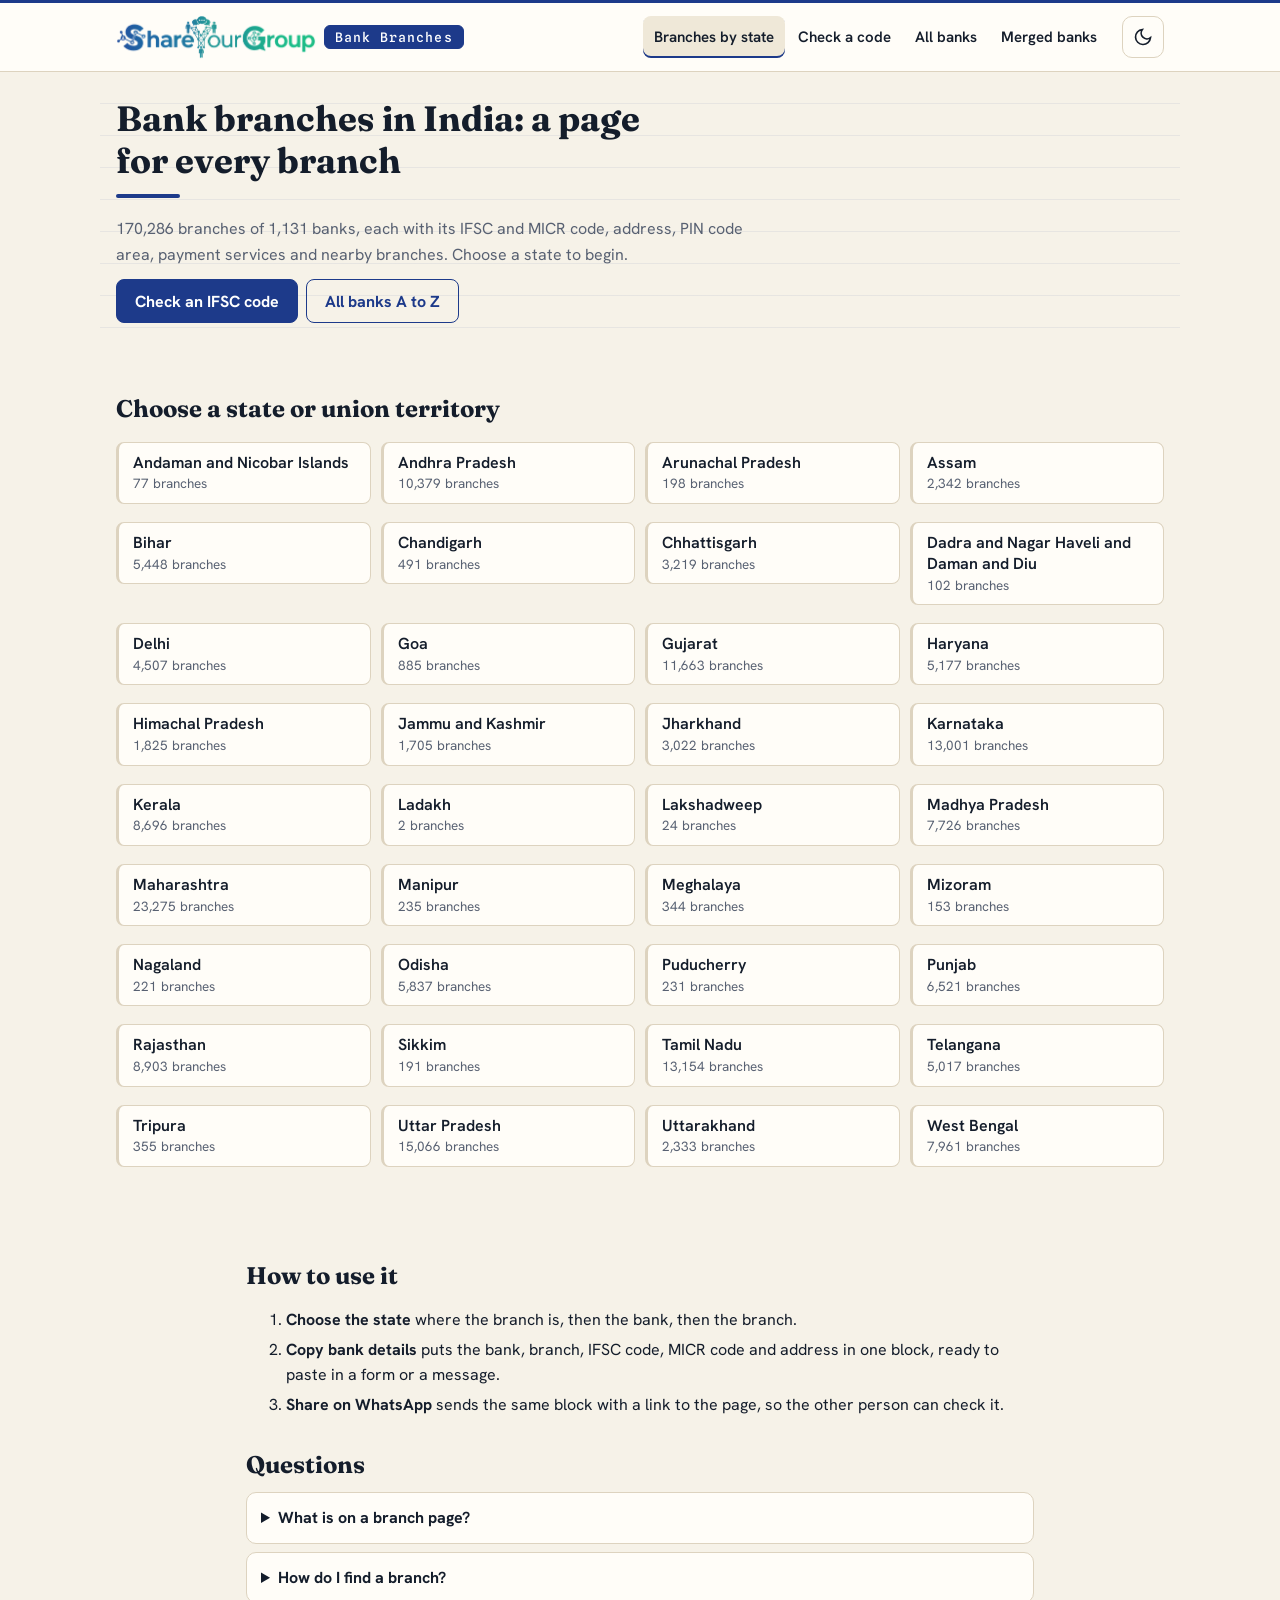
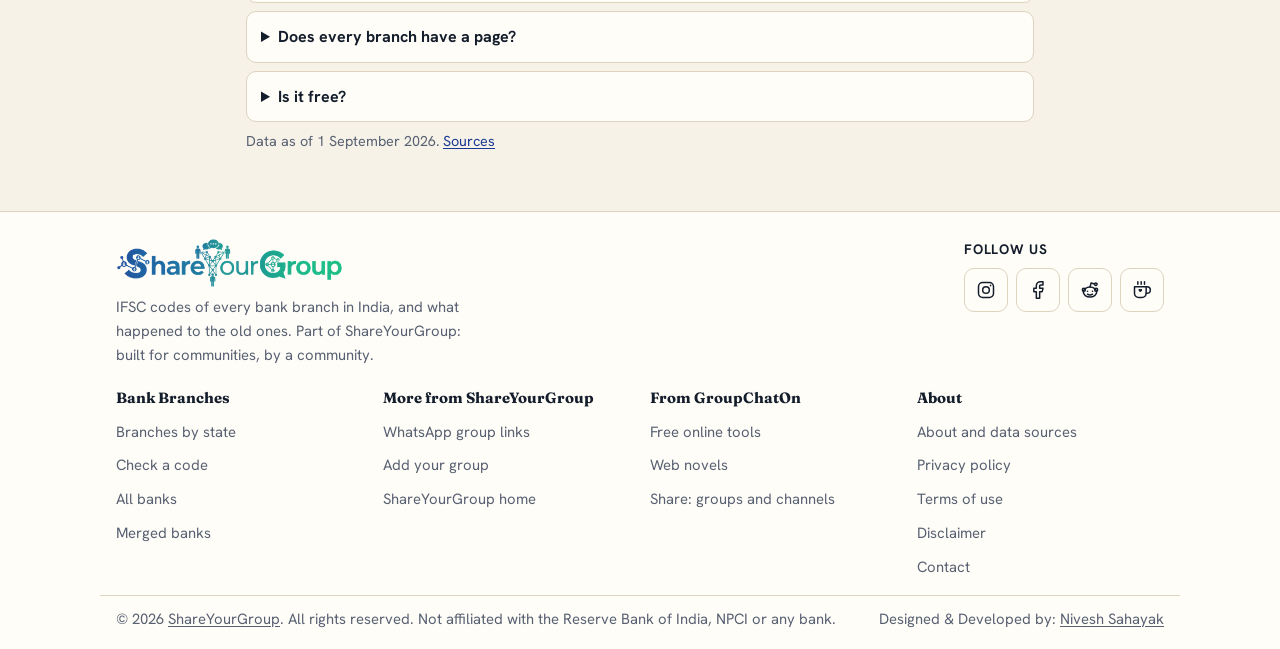
<file: index.html>
<!doctype html><html lang="en-IN"><head><meta charset="utf-8"><meta name="viewport" content="width=device-width,initial-scale=1"><title>Bank Branches in India: IFSC Code, Address and PIN Code of Every Branch | ShareYourGroup</title><meta name="description" content="A page for each of 170,286 bank branches in India: IFSC code, MICR code, address, PIN code area, payment services and nearby branches. Free, no login."><link rel="canonical" href="https://branches.shareyourgroup.com/"><meta property="og:type" content="website"><meta property="og:title" content="Bank Branches in India: IFSC Code, Address and PIN Code of Every Branch | ShareYourGroup"><meta property="og:description" content="A page for each of 170,286 bank branches in India: IFSC code, MICR code, address, PIN code area, payment services and nearby branches. Free, no login."><meta property="og:url" content="https://branches.shareyourgroup.com/"><meta property="og:site_name" content="Bank Branches by ShareYourGroup"><meta property="og:image" content="https://branches.shareyourgroup.com/icons/share.png"><meta name="twitter:card" content="summary"><meta name="theme-color" content="#0a0f1e"><link rel="icon" href="/icons/fav-32.png"><link rel="apple-touch-icon" href="/icons/icon-180.png"><script async src="https://pagead2.googlesyndication.com/pagead/js/adsbygoogle.js?client=ca-pub-5935207738848708" crossorigin="anonymous"></script><style>:root{--bg:#f6f2e8;--ink:#141d2b}@media (prefers-color-scheme:dark){:root:not([data-theme=light]){--bg:#0a0f1e;--ink:#eef1f8}}:root[data-theme=dark]{--bg:#0a0f1e;--ink:#eef1f8}html{background:var(--bg);color:var(--ink)}body{margin:0;background:var(--bg)}.boot{position:fixed;inset:0;background:var(--bg);z-index:100;display:flex;flex-direction:column;gap:14px;align-items:center;justify-content:center;opacity:0;pointer-events:none;animation:bi .2s ease .25s forwards}.boot i{width:84px;height:84px;border-radius:22px;background:url(/icons/icon-192.png) center/cover no-repeat;animation:bb 1.2s ease-in-out infinite}.boot b{width:120px;height:4px;border-radius:4px;background:linear-gradient(90deg,transparent,#f2b63c,transparent);background-size:200% 100%;animation:bs 1.1s linear infinite}@keyframes bi{to{opacity:1}}@keyframes bb{50%{transform:scale(1.07)}}@keyframes bs{from{background-position:200% 0}to{background-position:-200% 0}}html.ready .boot{display:none}html.ready main{animation:sin .3s ease-out}@keyframes sin{from{opacity:0;transform:translateY(6px)}}@media (prefers-reduced-motion:reduce){.boot i,.boot b,html.ready main{animation:none}}</style><noscript><style>.boot{display:none}</style></noscript><script>try{var t=localStorage.getItem("syg-theme");if(t)document.documentElement.setAttribute("data-theme",t)}catch(e){}setTimeout(function(){document.documentElement.classList.add("ready")},4000)</script><link rel="preload" href="/assets/site.css?v=1f799d5064" as="style"><link rel="preconnect" href="https://fonts.googleapis.com"><link rel="preconnect" href="https://fonts.gstatic.com" crossorigin><script type="application/ld+json">{"@context": "https://schema.org", "@graph": [{"@type": "WebSite", "@id": "https://branches.shareyourgroup.com/#site", "url": "https://branches.shareyourgroup.com/", "name": "Bank Branches by ShareYourGroup", "publisher": {"@type": "Organization", "name": "ShareYourGroup", "url": "https://www.shareyourgroup.com/"}}, {"@type": "FAQPage", "mainEntity": [{"@type": "Question", "name": "What is on a branch page?", "acceptedAnswer": {"@type": "Answer", "text": "The IFSC code and MICR code of the branch, its address, the district and post offices of its PIN code, the payment services listed for it, other banks in the same PIN code, the same bank's other branches in the town and, where the bank merged, the earlier code of the branch."}}, {"@type": "Question", "name": "How do I find a branch?", "acceptedAnswer": {"@type": "Answer", "text": "Choose the state, then the bank, then the branch. If you already have a code, type it in the code checker of IFSC by ShareYourGroup: it opens the branch."}}, {"@type": "Question", "name": "Does every branch have a page?", "acceptedAnswer": {"@type": "Answer", "text": "Almost every one. A branch whose entry in the list has no usable address has no page of its own; its code is still in the lists and the checker."}}, {"@type": "Question", "name": "Is it free?", "acceptedAnswer": {"@type": "Answer", "text": "Yes. There is no login and no limit."}}]}]}</script></head><body><div class="boot" aria-hidden="true"><i></i><b></b></div><link rel="stylesheet" href="/assets/site.css?v=1f799d5064"><link rel="stylesheet" href="/assets/ifsc.css?v=067eca8151"><link rel="stylesheet" href="https://fonts.googleapis.com/css2?family=Fraunces:opsz,wght@9..144,600;9..144,700&family=Hanken+Grotesk:wght@400;600;700&family=Spline+Sans+Mono:wght@500&display=swap" media="print" onload="this.media='all'"><a class="skip" href="#main">Skip to content</a><header class="hd"><div class="wrap hd-in"><a class="brand" href="/" aria-label="Bank Branches by ShareYourGroup, home"><img class="mk mk-l" src="/icons/logo-light.webp" alt="ShareYourGroup" width="200" height="44"><img class="mk mk-d" src="/icons/logo-dark.webp" alt="ShareYourGroup" width="200" height="44"><i>Bank Branches</i></a><nav class="nav" aria-label="Sections"><a href="/" aria-current="page">Branches by state</a><a href="https://ifsc.shareyourgroup.com/#check">Check a code</a><a href="https://ifsc.shareyourgroup.com/banks/">All banks</a><a href="https://ifsc.shareyourgroup.com/merged-banks/">Merged banks</a></nav><button class="ic" type="button" data-theme-btn aria-label="Light or dark"><svg viewBox="0 0 24 24" width="20" height="20" fill="none" stroke="currentColor" stroke-width="2" aria-hidden="true"><path d="M21 12.8A9 9 0 1 1 11.2 3a7 7 0 0 0 9.8 9.8z"/></svg></button></div></header><main id="main"><section class="hero wrap"><h1>Bank branches in India: a page for every branch</h1><p>170,286 branches of 1,131 banks, each with its IFSC and MICR code, address, PIN code area, payment services and nearby branches. Choose a state to begin.</p><div class="acts"><a class="btn" href="https://ifsc.shareyourgroup.com/#check">Check an IFSC code</a><a class="btn ghost" href="https://ifsc.shareyourgroup.com/banks/">All banks A to Z</a></div></section><div class="prose wide wrap"><h2>Choose a state or union territory</h2><ul class="grid"><li><a href="/andaman-and-nicobar-islands/">Andaman and Nicobar Islands <small>77 branches</small></a></li><li><a href="/andhra-pradesh/">Andhra Pradesh <small>10,379 branches</small></a></li><li><a href="/arunachal-pradesh/">Arunachal Pradesh <small>198 branches</small></a></li><li><a href="/assam/">Assam <small>2,342 branches</small></a></li><li><a href="/bihar/">Bihar <small>5,448 branches</small></a></li><li><a href="/chandigarh/">Chandigarh <small>491 branches</small></a></li><li><a href="/chhattisgarh/">Chhattisgarh <small>3,219 branches</small></a></li><li><a href="/dadra-and-nagar-haveli-and-daman-and-diu/">Dadra and Nagar Haveli and Daman and Diu <small>102 branches</small></a></li><li><a href="/delhi/">Delhi <small>4,507 branches</small></a></li><li><a href="/goa/">Goa <small>885 branches</small></a></li><li><a href="/gujarat/">Gujarat <small>11,663 branches</small></a></li><li><a href="/haryana/">Haryana <small>5,177 branches</small></a></li><li><a href="/himachal-pradesh/">Himachal Pradesh <small>1,825 branches</small></a></li><li><a href="/jammu-and-kashmir/">Jammu and Kashmir <small>1,705 branches</small></a></li><li><a href="/jharkhand/">Jharkhand <small>3,022 branches</small></a></li><li><a href="/karnataka/">Karnataka <small>13,001 branches</small></a></li><li><a href="/kerala/">Kerala <small>8,696 branches</small></a></li><li><a href="/ladakh/">Ladakh <small>2 branches</small></a></li><li><a href="/lakshadweep/">Lakshadweep <small>24 branches</small></a></li><li><a href="/madhya-pradesh/">Madhya Pradesh <small>7,726 branches</small></a></li><li><a href="/maharashtra/">Maharashtra <small>23,275 branches</small></a></li><li><a href="/manipur/">Manipur <small>235 branches</small></a></li><li><a href="/meghalaya/">Meghalaya <small>344 branches</small></a></li><li><a href="/mizoram/">Mizoram <small>153 branches</small></a></li><li><a href="/nagaland/">Nagaland <small>221 branches</small></a></li><li><a href="/odisha/">Odisha <small>5,837 branches</small></a></li><li><a href="/puducherry/">Puducherry <small>231 branches</small></a></li><li><a href="/punjab/">Punjab <small>6,521 branches</small></a></li><li><a href="/rajasthan/">Rajasthan <small>8,903 branches</small></a></li><li><a href="/sikkim/">Sikkim <small>191 branches</small></a></li><li><a href="/tamil-nadu/">Tamil Nadu <small>13,154 branches</small></a></li><li><a href="/telangana/">Telangana <small>5,017 branches</small></a></li><li><a href="/tripura/">Tripura <small>355 branches</small></a></li><li><a href="/uttar-pradesh/">Uttar Pradesh <small>15,066 branches</small></a></li><li><a href="/uttarakhand/">Uttarakhand <small>2,333 branches</small></a></li><li><a href="/west-bengal/">West Bengal <small>7,961 branches</small></a></li></ul></div><div class="prose wrap"><h2>How to use it</h2><ol><li><b>Choose the state</b> where the branch is, then the bank, then the branch.</li><li><b>Copy bank details</b> puts the bank, branch, IFSC code, MICR code and address in one block, ready to paste in a form or a message.</li><li><b>Share on WhatsApp</b> sends the same block with a link to the page, so the other person can check it.</li></ol><h2>Questions</h2><details><summary>What is on a branch page?</summary><p>The IFSC code and MICR code of the branch, its address, the district and post offices of its PIN code, the payment services listed for it, other banks in the same PIN code, the same bank&#x27;s other branches in the town and, where the bank merged, the earlier code of the branch.</p></details><details><summary>How do I find a branch?</summary><p>Choose the state, then the bank, then the branch. If you already have a code, type it in the code checker of IFSC by ShareYourGroup: it opens the branch.</p></details><details><summary>Does every branch have a page?</summary><p>Almost every one. A branch whose entry in the list has no usable address has no page of its own; its code is still in the lists and the checker.</p></details><details><summary>Is it free?</summary><p>Yes. There is no login and no limit.</p></details><p class="hint">Data as of 1 September 2026. <a href="/about/">Sources</a></p></div><aside class="sponsor-slot wrap" data-sponsor hidden aria-label="Sponsored"></aside></main><footer class="ft"><div class="wrap ft-brand"><div><a href="https://www.shareyourgroup.com/" aria-label="ShareYourGroup home"><img class="mk mk-l" src="/icons/logo-light.webp" alt="ShareYourGroup" width="173" height="38" loading="lazy"><img class="mk mk-d" src="/icons/logo-dark.webp" alt="ShareYourGroup" width="173" height="38" loading="lazy"></a><p>IFSC codes of every bank branch in India, and what happened to the old ones. Part of ShareYourGroup: built for communities, by a community.</p></div><div><p class="follow">Follow us</p><div class="socials"> <a aria-label="Instagram" class="icon-btn soc soc-ig" href="https://www.instagram.com/shareyourgroup" rel="noopener" target="_blank" title="Instagram"><svg aria-hidden="true" class="i" viewBox="0 0 24 24"><rect height="18" rx="5" width="18" x="3" y="3"></rect><circle cx="12" cy="12" r="4"></circle><circle cx="17.5" cy="6.5" fill="currentColor" r="1" stroke="none"></circle></svg></a> <a aria-label="Facebook" class="icon-btn soc soc-fb" href="https://www.facebook.com/shareyourgroup" rel="noopener" target="_blank" title="Facebook"><svg aria-hidden="true" class="i" viewBox="0 0 24 24"><path d="M18 2h-3a5 5 0 0 0-5 5v3H7v4h3v8h4v-8h3l1-4h-4V7a1 1 0 0 1 1-1h3z"></path></svg></a> <a aria-label="Reddit" class="icon-btn soc soc-rd" href="https://www.reddit.com/user/shareyourgroup/" rel="noopener" target="_blank" title="Reddit"><svg aria-hidden="true" class="i" viewBox="0 0 24 24"><ellipse cx="12" cy="14.5" rx="8" ry="6"></ellipse><circle cx="4.6" cy="11.6" r="1.8"></circle><circle cx="19.4" cy="11.6" r="1.8"></circle><path d="M12 8.5l1.3-5 4.2 1.2"></path><circle cx="19" cy="5" r="1.5"></circle><circle cx="9" cy="13.5" fill="currentColor" r="1" stroke="none"></circle><circle cx="15" cy="13.5" fill="currentColor" r="1" stroke="none"></circle><path d="M9 17c1.8 1.2 4.2 1.2 6 0"></path></svg></a> <a aria-label="Support us on Ko-fi" class="icon-btn soc soc-kf" href="https://ko-fi.com/mkr" rel="noopener" target="_blank" title="Support us on Ko-fi"><svg aria-hidden="true" class="i" viewBox="0 0 24 24"><path d="M17 8h1a4 4 0 0 1 0 8h-1"></path><path d="M3 8h14v8a5 5 0 0 1-5 5H8a5 5 0 0 1-5-5z"></path><path d="M10 11.2c-.6-.8-2.2-.6-2.2.7 0 1.1 1.5 2 2.2 2.6.7-.6 2.2-1.5 2.2-2.6 0-1.3-1.6-1.5-2.2-.7z" fill="currentColor" stroke="none"></path><path d="M7 2v3M11 2v3M15 2v3"></path></svg></a> </div></div></div><div class="wrap ft-in"><div><b>Bank Branches</b><a href="/" aria-current="page">Branches by state</a><a href="https://ifsc.shareyourgroup.com/#check">Check a code</a><a href="https://ifsc.shareyourgroup.com/banks/">All banks</a><a href="https://ifsc.shareyourgroup.com/merged-banks/">Merged banks</a></div><div><b>More from ShareYourGroup</b><a href="https://www.shareyourgroup.com/">WhatsApp group links</a><a href="https://www.shareyourgroup.com/p/submit-your-group-links.html">Add your group</a><a href="https://www.shareyourgroup.com/">ShareYourGroup home</a></div><div><b>From GroupChatOn</b><a href="https://infinity.groupchaton.com/">Free online tools</a><a href="https://novel.groupchaton.com/">Web novels</a><a href="https://share.groupchaton.com/">Share: groups and channels</a></div><div><b>About</b><a href="/about/">About and data sources</a><a href="/privacy-policy/">Privacy policy</a><a href="/terms-of-use/">Terms of use</a><a href="/disclaimer/">Disclaimer</a><a href="/contact/">Contact</a></div></div><div class="wrap ft-end"><p>&#169; 2026 <a href="https://www.shareyourgroup.com/">ShareYourGroup</a>. All rights reserved. Not affiliated with the Reserve Bank of India, NPCI or any bank.</p><p class="credit"><span data-ns-credit>Designed &amp; Developed by: <a href="https://www.niveshsahayak.in/" rel="noopener" target="_blank">Nivesh Sahayak</a></span></p></div></footer><script src="/assets/site.js?v=be6129bb4a" defer></script><script src="https://assets.niveshsahayak.in/assets/credit.js" defer></script></body></html>
</file>
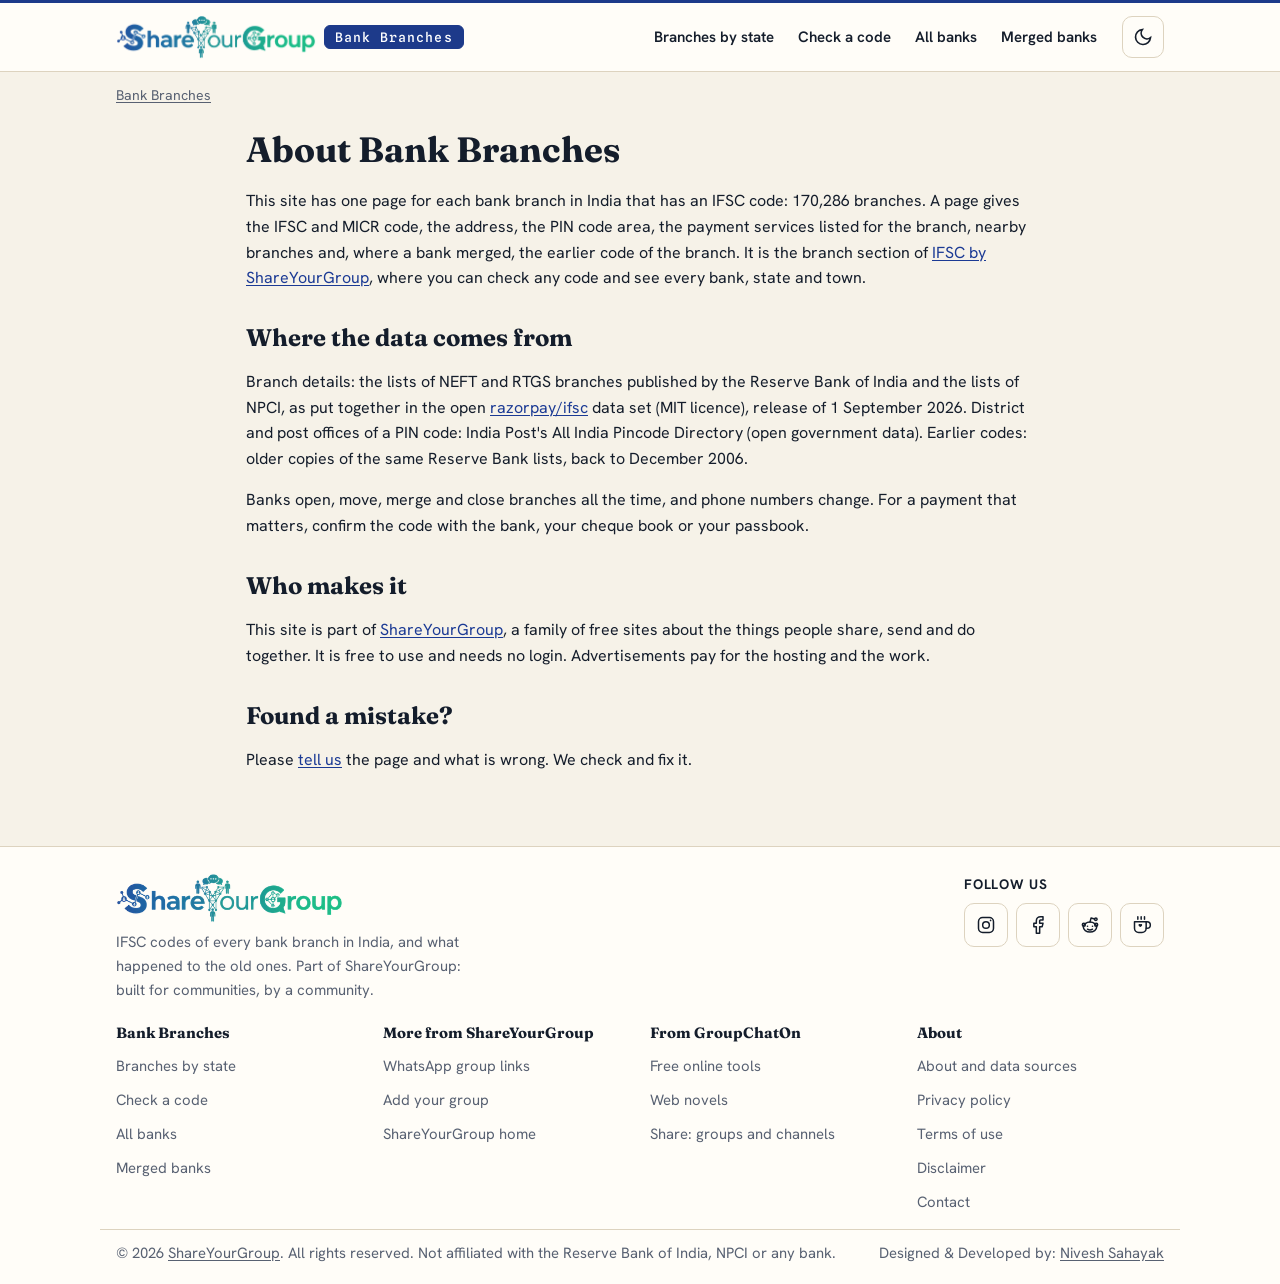
<file: about/index.html>
<!doctype html><html lang="en-IN"><head><meta charset="utf-8"><meta name="viewport" content="width=device-width,initial-scale=1"><title>About Bank Branches | ShareYourGroup</title><meta name="description" content="What Bank Branches by ShareYourGroup is, who makes it, where its content comes from and how to report a mistake."><link rel="canonical" href="https://branches.shareyourgroup.com/about/"><meta property="og:type" content="website"><meta property="og:title" content="About Bank Branches | ShareYourGroup"><meta property="og:description" content="What Bank Branches by ShareYourGroup is, who makes it, where its content comes from and how to report a mistake."><meta property="og:url" content="https://branches.shareyourgroup.com/about/"><meta property="og:site_name" content="Bank Branches by ShareYourGroup"><meta property="og:image" content="https://branches.shareyourgroup.com/icons/share.png"><meta name="twitter:card" content="summary"><meta name="theme-color" content="#0a0f1e"><link rel="icon" href="/icons/fav-32.png"><link rel="apple-touch-icon" href="/icons/icon-180.png"><style>:root{--bg:#f6f2e8;--ink:#141d2b}@media (prefers-color-scheme:dark){:root:not([data-theme=light]){--bg:#0a0f1e;--ink:#eef1f8}}:root[data-theme=dark]{--bg:#0a0f1e;--ink:#eef1f8}html{background:var(--bg);color:var(--ink)}body{margin:0;background:var(--bg)}.boot{position:fixed;inset:0;background:var(--bg);z-index:100;display:flex;flex-direction:column;gap:14px;align-items:center;justify-content:center;opacity:0;pointer-events:none;animation:bi .2s ease .25s forwards}.boot i{width:84px;height:84px;border-radius:22px;background:url(/icons/icon-192.png) center/cover no-repeat;animation:bb 1.2s ease-in-out infinite}.boot b{width:120px;height:4px;border-radius:4px;background:linear-gradient(90deg,transparent,#f2b63c,transparent);background-size:200% 100%;animation:bs 1.1s linear infinite}@keyframes bi{to{opacity:1}}@keyframes bb{50%{transform:scale(1.07)}}@keyframes bs{from{background-position:200% 0}to{background-position:-200% 0}}html.ready .boot{display:none}html.ready main{animation:sin .3s ease-out}@keyframes sin{from{opacity:0;transform:translateY(6px)}}@media (prefers-reduced-motion:reduce){.boot i,.boot b,html.ready main{animation:none}}</style><noscript><style>.boot{display:none}</style></noscript><script>try{var t=localStorage.getItem("syg-theme");if(t)document.documentElement.setAttribute("data-theme",t)}catch(e){}setTimeout(function(){document.documentElement.classList.add("ready")},4000)</script><link rel="preload" href="/assets/site.css?v=1f799d5064" as="style"><link rel="preconnect" href="https://fonts.googleapis.com"><link rel="preconnect" href="https://fonts.gstatic.com" crossorigin><script type="application/ld+json">{"@context": "https://schema.org", "@graph": [{"@type": "WebSite", "@id": "https://branches.shareyourgroup.com/#site", "url": "https://branches.shareyourgroup.com/", "name": "Bank Branches by ShareYourGroup", "publisher": {"@type": "Organization", "name": "ShareYourGroup", "url": "https://www.shareyourgroup.com/"}}]}</script></head><body data-ads="0"><div class="boot" aria-hidden="true"><i></i><b></b></div><link rel="stylesheet" href="/assets/site.css?v=1f799d5064"><link rel="stylesheet" href="/assets/ifsc.css?v=067eca8151"><link rel="stylesheet" href="https://fonts.googleapis.com/css2?family=Fraunces:opsz,wght@9..144,600;9..144,700&family=Hanken+Grotesk:wght@400;600;700&family=Spline+Sans+Mono:wght@500&display=swap" media="print" onload="this.media='all'"><a class="skip" href="#main">Skip to content</a><header class="hd"><div class="wrap hd-in"><a class="brand" href="/" aria-label="Bank Branches by ShareYourGroup, home"><img class="mk mk-l" src="/icons/logo-light.webp" alt="ShareYourGroup" width="200" height="44"><img class="mk mk-d" src="/icons/logo-dark.webp" alt="ShareYourGroup" width="200" height="44"><i>Bank Branches</i></a><nav class="nav" aria-label="Sections"><a href="/">Branches by state</a><a href="https://ifsc.shareyourgroup.com/#check">Check a code</a><a href="https://ifsc.shareyourgroup.com/banks/">All banks</a><a href="https://ifsc.shareyourgroup.com/merged-banks/">Merged banks</a></nav><button class="ic" type="button" data-theme-btn aria-label="Light or dark"><svg viewBox="0 0 24 24" width="20" height="20" fill="none" stroke="currentColor" stroke-width="2" aria-hidden="true"><path d="M21 12.8A9 9 0 1 1 11.2 3a7 7 0 0 0 9.8 9.8z"/></svg></button></div></header><nav class="crumbs wrap" aria-label="You are here"><a href="/">Bank Branches</a></nav><main id="main"><article class="prose wrap"><h1>About Bank Branches</h1><p>This site has one page for each bank branch in India that has an IFSC code: 170,286 branches. A page gives the IFSC and MICR code, the address, the PIN code area, the payment services listed for the branch, nearby branches and, where a bank merged, the earlier code of the branch. It is the branch section of <a href="https://ifsc.shareyourgroup.com/">IFSC by ShareYourGroup</a>, where you can check any code and see every bank, state and town.</p><h2>Where the data comes from</h2><p>Branch details: the lists of NEFT and RTGS branches published by the Reserve Bank of India and the lists of NPCI, as put together in the open <a href="https://github.com/razorpay/ifsc" rel="noopener">razorpay/ifsc</a> data set (MIT licence), release of 1 September 2026. District and post offices of a PIN code: India Post's All India Pincode Directory (open government data). Earlier codes: older copies of the same Reserve Bank lists, back to December 2006.</p><p>Banks open, move, merge and close branches all the time, and phone numbers change. For a payment that matters, confirm the code with the bank, your cheque book or your passbook.</p><h2>Who makes it</h2><p>This site is part of <a href="https://www.shareyourgroup.com/">ShareYourGroup</a>, a family of free sites about the things people share, send and do together. It is free to use and needs no login. Advertisements pay for the hosting and the work.</p><h2>Found a mistake?</h2><p>Please <a href="/contact/">tell us</a> the page and what is wrong. We check and fix it.</p></article></main><footer class="ft"><div class="wrap ft-brand"><div><a href="https://www.shareyourgroup.com/" aria-label="ShareYourGroup home"><img class="mk mk-l" src="/icons/logo-light.webp" alt="ShareYourGroup" width="173" height="38" loading="lazy"><img class="mk mk-d" src="/icons/logo-dark.webp" alt="ShareYourGroup" width="173" height="38" loading="lazy"></a><p>IFSC codes of every bank branch in India, and what happened to the old ones. Part of ShareYourGroup: built for communities, by a community.</p></div><div><p class="follow">Follow us</p><div class="socials"> <a aria-label="Instagram" class="icon-btn soc soc-ig" href="https://www.instagram.com/shareyourgroup" rel="noopener" target="_blank" title="Instagram"><svg aria-hidden="true" class="i" viewBox="0 0 24 24"><rect height="18" rx="5" width="18" x="3" y="3"></rect><circle cx="12" cy="12" r="4"></circle><circle cx="17.5" cy="6.5" fill="currentColor" r="1" stroke="none"></circle></svg></a> <a aria-label="Facebook" class="icon-btn soc soc-fb" href="https://www.facebook.com/shareyourgroup" rel="noopener" target="_blank" title="Facebook"><svg aria-hidden="true" class="i" viewBox="0 0 24 24"><path d="M18 2h-3a5 5 0 0 0-5 5v3H7v4h3v8h4v-8h3l1-4h-4V7a1 1 0 0 1 1-1h3z"></path></svg></a> <a aria-label="Reddit" class="icon-btn soc soc-rd" href="https://www.reddit.com/user/shareyourgroup/" rel="noopener" target="_blank" title="Reddit"><svg aria-hidden="true" class="i" viewBox="0 0 24 24"><ellipse cx="12" cy="14.5" rx="8" ry="6"></ellipse><circle cx="4.6" cy="11.6" r="1.8"></circle><circle cx="19.4" cy="11.6" r="1.8"></circle><path d="M12 8.5l1.3-5 4.2 1.2"></path><circle cx="19" cy="5" r="1.5"></circle><circle cx="9" cy="13.5" fill="currentColor" r="1" stroke="none"></circle><circle cx="15" cy="13.5" fill="currentColor" r="1" stroke="none"></circle><path d="M9 17c1.8 1.2 4.2 1.2 6 0"></path></svg></a> <a aria-label="Support us on Ko-fi" class="icon-btn soc soc-kf" href="https://ko-fi.com/mkr" rel="noopener" target="_blank" title="Support us on Ko-fi"><svg aria-hidden="true" class="i" viewBox="0 0 24 24"><path d="M17 8h1a4 4 0 0 1 0 8h-1"></path><path d="M3 8h14v8a5 5 0 0 1-5 5H8a5 5 0 0 1-5-5z"></path><path d="M10 11.2c-.6-.8-2.2-.6-2.2.7 0 1.1 1.5 2 2.2 2.6.7-.6 2.2-1.5 2.2-2.6 0-1.3-1.6-1.5-2.2-.7z" fill="currentColor" stroke="none"></path><path d="M7 2v3M11 2v3M15 2v3"></path></svg></a> </div></div></div><div class="wrap ft-in"><div><b>Bank Branches</b><a href="/">Branches by state</a><a href="https://ifsc.shareyourgroup.com/#check">Check a code</a><a href="https://ifsc.shareyourgroup.com/banks/">All banks</a><a href="https://ifsc.shareyourgroup.com/merged-banks/">Merged banks</a></div><div><b>More from ShareYourGroup</b><a href="https://www.shareyourgroup.com/">WhatsApp group links</a><a href="https://www.shareyourgroup.com/p/submit-your-group-links.html">Add your group</a><a href="https://www.shareyourgroup.com/">ShareYourGroup home</a></div><div><b>From GroupChatOn</b><a href="https://infinity.groupchaton.com/">Free online tools</a><a href="https://novel.groupchaton.com/">Web novels</a><a href="https://share.groupchaton.com/">Share: groups and channels</a></div><div><b>About</b><a href="/about/">About and data sources</a><a href="/privacy-policy/">Privacy policy</a><a href="/terms-of-use/">Terms of use</a><a href="/disclaimer/">Disclaimer</a><a href="/contact/">Contact</a></div></div><div class="wrap ft-end"><p>&#169; 2026 <a href="https://www.shareyourgroup.com/">ShareYourGroup</a>. All rights reserved. Not affiliated with the Reserve Bank of India, NPCI or any bank.</p><p class="credit"><span data-ns-credit>Designed &amp; Developed by: <a href="https://www.niveshsahayak.in/" rel="noopener" target="_blank">Nivesh Sahayak</a></span></p></div></footer><script src="/assets/site.js?v=be6129bb4a" defer></script><script src="https://assets.niveshsahayak.in/assets/credit.js" defer></script></body></html>
</file>
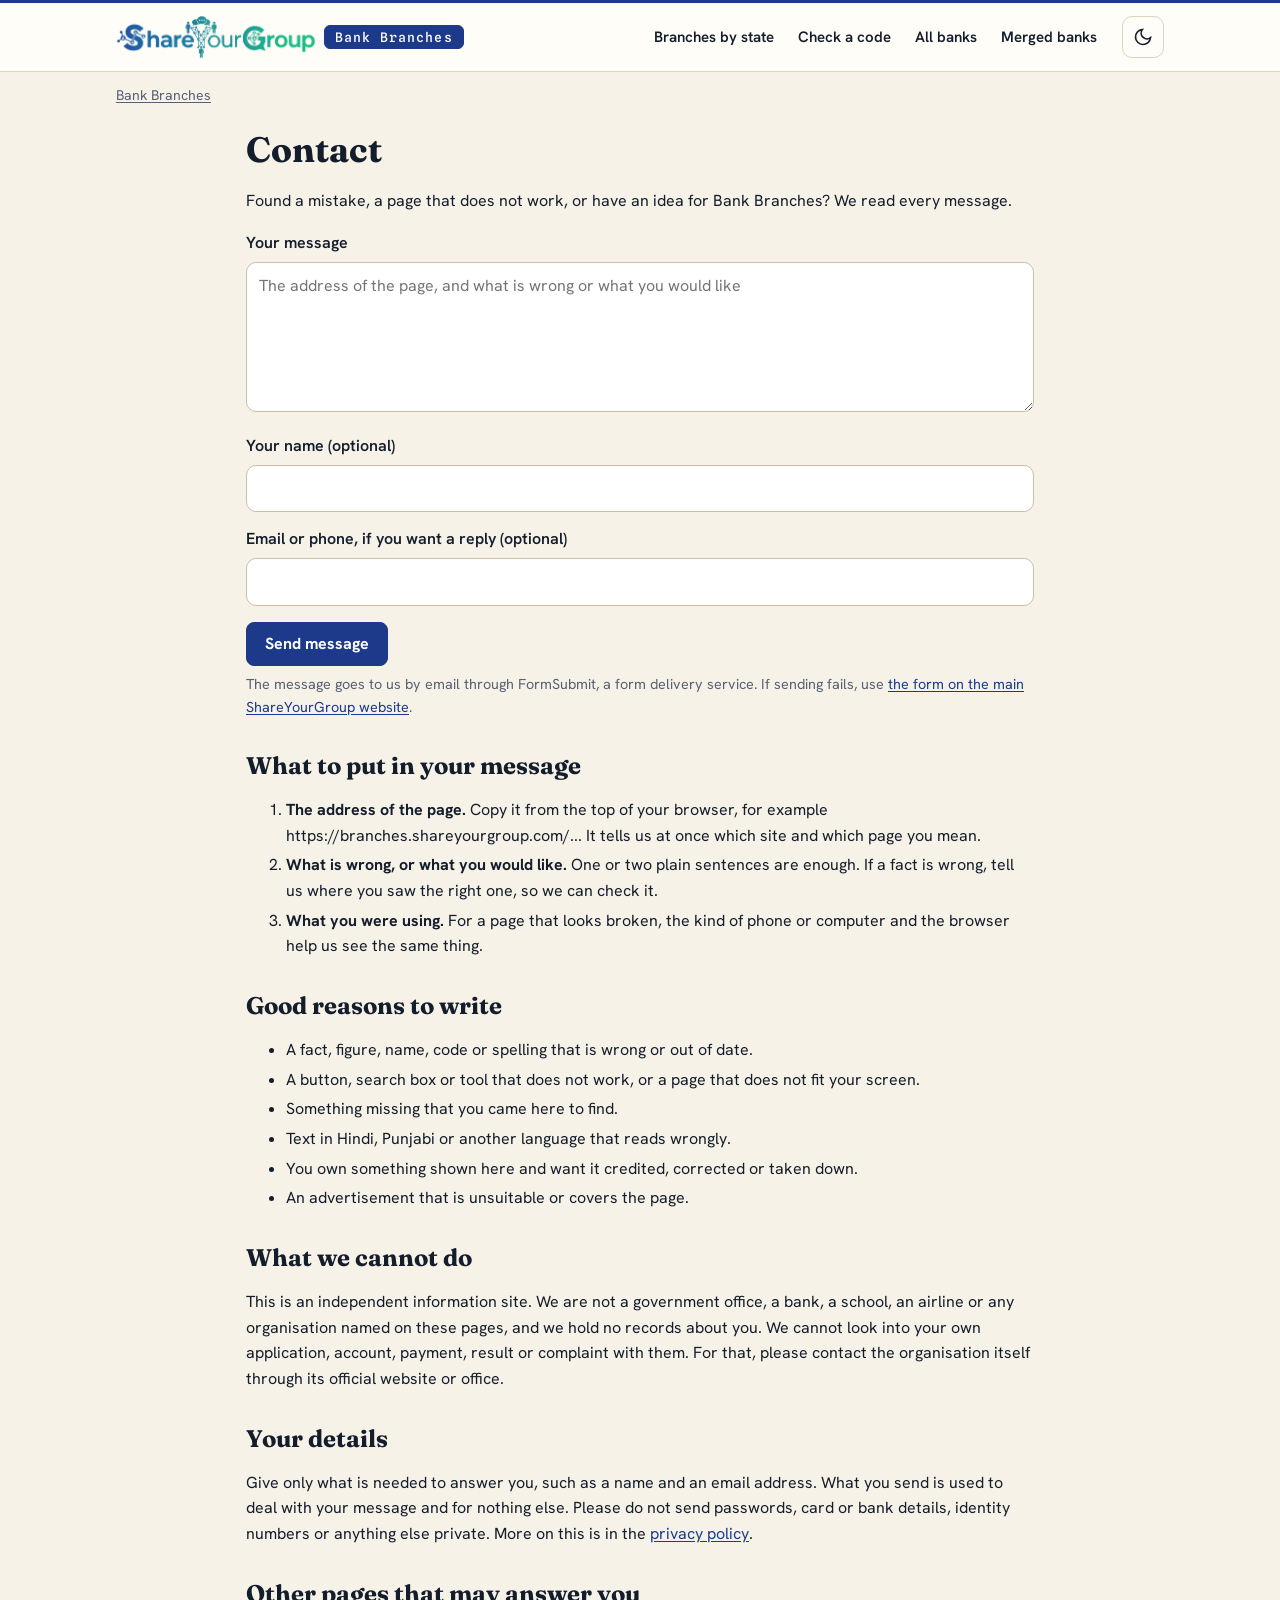
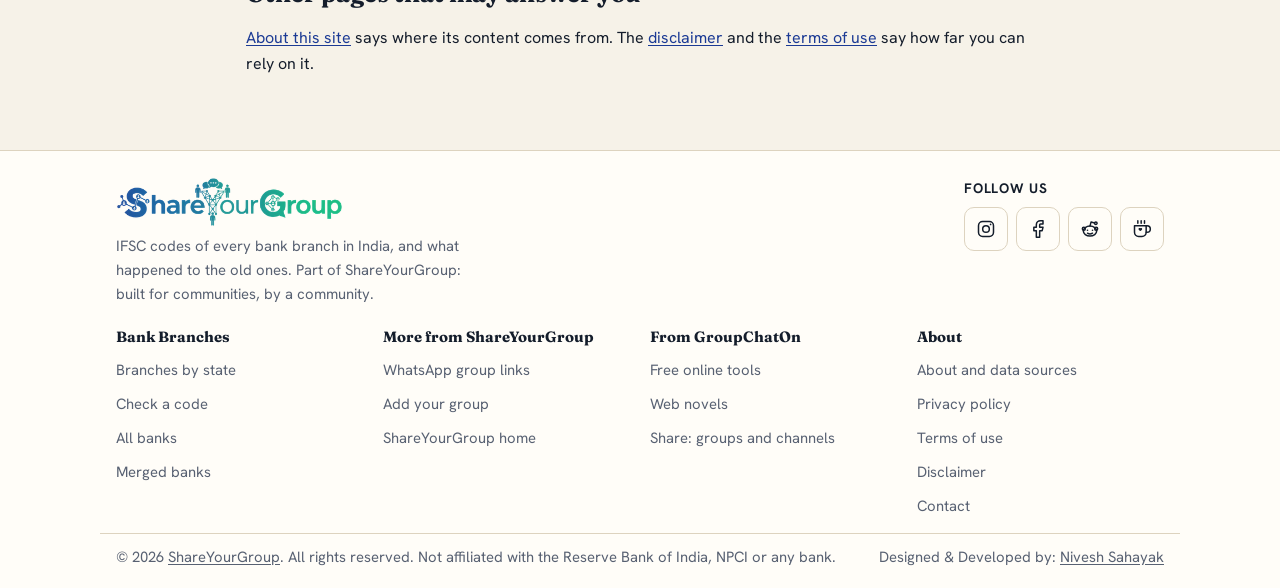
<file: contact/index.html>
<!doctype html><html lang="en-IN"><head><meta charset="utf-8"><meta name="viewport" content="width=device-width,initial-scale=1"><title>Contact | Bank Branches by ShareYourGroup</title><meta name="description" content="Report a mistake, ask a question or send an idea about Bank Branches. How to reach us and what to include."><link rel="canonical" href="https://branches.shareyourgroup.com/contact/"><meta property="og:type" content="website"><meta property="og:title" content="Contact | Bank Branches by ShareYourGroup"><meta property="og:description" content="Report a mistake, ask a question or send an idea about Bank Branches. How to reach us and what to include."><meta property="og:url" content="https://branches.shareyourgroup.com/contact/"><meta property="og:site_name" content="Bank Branches by ShareYourGroup"><meta property="og:image" content="https://branches.shareyourgroup.com/icons/share.png"><meta name="twitter:card" content="summary"><meta name="theme-color" content="#0a0f1e"><link rel="icon" href="/icons/fav-32.png"><link rel="apple-touch-icon" href="/icons/icon-180.png"><style>:root{--bg:#f6f2e8;--ink:#141d2b}@media (prefers-color-scheme:dark){:root:not([data-theme=light]){--bg:#0a0f1e;--ink:#eef1f8}}:root[data-theme=dark]{--bg:#0a0f1e;--ink:#eef1f8}html{background:var(--bg);color:var(--ink)}body{margin:0;background:var(--bg)}.boot{position:fixed;inset:0;background:var(--bg);z-index:100;display:flex;flex-direction:column;gap:14px;align-items:center;justify-content:center;opacity:0;pointer-events:none;animation:bi .2s ease .25s forwards}.boot i{width:84px;height:84px;border-radius:22px;background:url(/icons/icon-192.png) center/cover no-repeat;animation:bb 1.2s ease-in-out infinite}.boot b{width:120px;height:4px;border-radius:4px;background:linear-gradient(90deg,transparent,#f2b63c,transparent);background-size:200% 100%;animation:bs 1.1s linear infinite}@keyframes bi{to{opacity:1}}@keyframes bb{50%{transform:scale(1.07)}}@keyframes bs{from{background-position:200% 0}to{background-position:-200% 0}}html.ready .boot{display:none}html.ready main{animation:sin .3s ease-out}@keyframes sin{from{opacity:0;transform:translateY(6px)}}@media (prefers-reduced-motion:reduce){.boot i,.boot b,html.ready main{animation:none}}</style><noscript><style>.boot{display:none}</style></noscript><script>try{var t=localStorage.getItem("syg-theme");if(t)document.documentElement.setAttribute("data-theme",t)}catch(e){}setTimeout(function(){document.documentElement.classList.add("ready")},4000)</script><link rel="preload" href="/assets/site.css?v=1f799d5064" as="style"><link rel="preconnect" href="https://fonts.googleapis.com"><link rel="preconnect" href="https://fonts.gstatic.com" crossorigin><script type="application/ld+json">{"@context": "https://schema.org", "@graph": [{"@type": "WebSite", "@id": "https://branches.shareyourgroup.com/#site", "url": "https://branches.shareyourgroup.com/", "name": "Bank Branches by ShareYourGroup", "publisher": {"@type": "Organization", "name": "ShareYourGroup", "url": "https://www.shareyourgroup.com/"}}]}</script></head><body data-ads="0"><div class="boot" aria-hidden="true"><i></i><b></b></div><link rel="stylesheet" href="/assets/site.css?v=1f799d5064"><link rel="stylesheet" href="/assets/ifsc.css?v=067eca8151"><link rel="stylesheet" href="https://fonts.googleapis.com/css2?family=Fraunces:opsz,wght@9..144,600;9..144,700&family=Hanken+Grotesk:wght@400;600;700&family=Spline+Sans+Mono:wght@500&display=swap" media="print" onload="this.media='all'"><a class="skip" href="#main">Skip to content</a><header class="hd"><div class="wrap hd-in"><a class="brand" href="/" aria-label="Bank Branches by ShareYourGroup, home"><img class="mk mk-l" src="/icons/logo-light.webp" alt="ShareYourGroup" width="200" height="44"><img class="mk mk-d" src="/icons/logo-dark.webp" alt="ShareYourGroup" width="200" height="44"><i>Bank Branches</i></a><nav class="nav" aria-label="Sections"><a href="/">Branches by state</a><a href="https://ifsc.shareyourgroup.com/#check">Check a code</a><a href="https://ifsc.shareyourgroup.com/banks/">All banks</a><a href="https://ifsc.shareyourgroup.com/merged-banks/">Merged banks</a></nav><button class="ic" type="button" data-theme-btn aria-label="Light or dark"><svg viewBox="0 0 24 24" width="20" height="20" fill="none" stroke="currentColor" stroke-width="2" aria-hidden="true"><path d="M21 12.8A9 9 0 1 1 11.2 3a7 7 0 0 0 9.8 9.8z"/></svg></button></div></header><nav class="crumbs wrap" aria-label="You are here"><a href="/">Bank Branches</a></nav><main id="main"><article class="prose wrap"><h1>Contact</h1><p>Found a mistake, a page that does not work, or have an idea for Bank Branches? We read every message.</p><style>.cf label{display:block;font-weight:600;margin:14px 0 6px}.cf textarea{width:100%;min-height:150px;padding:10px 12px;font:inherit;font-size:1rem;color:var(--ink);background:var(--field);border:1px solid var(--field-line);border-radius:10px;resize:vertical;box-sizing:border-box}.cf .btn{margin-top:16px}.cf .btn:disabled{opacity:.6;cursor:default}.cf .hp{position:absolute;width:1px;height:1px;overflow:hidden;clip-path:inset(50%)}.cf-msg{margin:14px 0 0;padding:12px 14px;border-radius:10px;border:1px solid var(--field-line);font-weight:600}.cf-msg.ok{border-color:#25d366}.cf-msg.bad{border-color:#e5484d}</style><form class="cf" id="cf" novalidate><span class="hp" aria-hidden="true"><input type="text" name="website" tabindex="-1" autocomplete="off"></span><label for="cf-m">Your message</label><textarea id="cf-m" name="message" maxlength="4000" required placeholder="The address of the page, and what is wrong or what you would like"></textarea><label for="cf-n">Your name (optional)</label><input type="text" id="cf-n" name="name" maxlength="80" autocomplete="name"><label for="cf-r">Email or phone, if you want a reply (optional)</label><input type="text" id="cf-r" name="reply" maxlength="120" autocomplete="email"><button class="btn" type="submit" id="cf-b">Send message</button><p class="cf-msg" id="cf-s" role="status" hidden></p></form><p class="hint">The message goes to us by email through FormSubmit, a form delivery service. If sending fails, use <a href="https://www.shareyourgroup.com/p/contact-us.html">the form on the main ShareYourGroup website</a>.</p><script>(function(){var RELAY="https://assets.shareyourgroup.com/relay.html",SITE="Bank Branches",f=document.getElementById("cf"),b=document.getElementById("cf-b"),st=document.getElementById("cf-s"),t0=Date.now(),fr,ready,wait=[];function say(t,ok){st.textContent=t;st.className="cf-msg "+(ok?"ok":"bad");st.hidden=false}function frame(cb){if(ready)return cb();wait.push(cb);if(fr)return;fr=document.createElement("iframe");fr.style.display="none";fr.setAttribute("aria-hidden","true");fr.onload=function(){ready=1;wait.splice(0).forEach(function(c){c()})};fr.src=RELAY;document.body.appendChild(fr)}f.addEventListener("focusin",function(){frame(function(){})});f.addEventListener("submit",function(e){e.preventDefault();var m=f.message.value.trim(),r=f.reply.value.trim(),last=0;if(f.website.value||Date.now()-t0<3000)return;if(m.length<10)return say("Please write a few words about what is wrong or what you need.");try{last=+localStorage.getItem("syg-cf")||0}catch(x){}if(Date.now()-last<60000)return say("Your last message was sent a moment ago. Please wait a minute before sending another.");var d={_subject:"["+SITE+"] contact form",_template:"table",_captcha:"false",message:m,name:f.name.value.trim()||"(not given)",reply:r||"(not given)",page:location.href,site:location.hostname};if(/^[^@ ]+@[^@ ]+[.][^@ ]+$/.test(r))d._replyto=r;var id=String(Math.random()).slice(2),done=0,o=new URL(RELAY,location.href).origin;b.disabled=true;b.textContent="Sending...";function end(ok){if(done)return;done=1;removeEventListener("message",on);clearTimeout(tm);b.disabled=false;b.textContent="Send message";if(ok){try{localStorage.setItem("syg-cf",Date.now())}catch(x){}f.reset();say("Thank you. Your message is sent. We read every message.",1)}else say("The message could not be sent. Nothing you typed is lost: please try again, or use the form on the main website (link below).")}function on(ev){if(ev.origin===o&&ev.data&&ev.data.ns==="contact-done"&&ev.data.id===id)end(!!ev.data.ok)}addEventListener("message",on);var tm=setTimeout(function(){end(false)},25000);frame(function(){try{fr.contentWindow.postMessage({ns:"contact-send",id:id,body:JSON.stringify(d)},o)}catch(x){end(false)}})})})();</script><h2>What to put in your message</h2><ol><li><b>The address of the page.</b> Copy it from the top of your browser, for example https://branches.shareyourgroup.com/... It tells us at once which site and which page you mean.</li><li><b>What is wrong, or what you would like.</b> One or two plain sentences are enough. If a fact is wrong, tell us where you saw the right one, so we can check it.</li><li><b>What you were using.</b> For a page that looks broken, the kind of phone or computer and the browser help us see the same thing.</li></ol><h2>Good reasons to write</h2><ul><li>A fact, figure, name, code or spelling that is wrong or out of date.</li><li>A button, search box or tool that does not work, or a page that does not fit your screen.</li><li>Something missing that you came here to find.</li><li>Text in Hindi, Punjabi or another language that reads wrongly.</li><li>You own something shown here and want it credited, corrected or taken down.</li><li>An advertisement that is unsuitable or covers the page.</li></ul><h2>What we cannot do</h2><p>This is an independent information site. We are not a government office, a bank, a school, an airline or any organisation named on these pages, and we hold no records about you. We cannot look into your own application, account, payment, result or complaint with them. For that, please contact the organisation itself through its official website or office.</p><h2>Your details</h2><p>Give only what is needed to answer you, such as a name and an email address. What you send is used to deal with your message and for nothing else. Please do not send passwords, card or bank details, identity numbers or anything else private. More on this is in the <a href="/privacy-policy/">privacy policy</a>.</p><h2>Other pages that may answer you</h2><p><a href="/about/">About this site</a> says where its content comes from. The <a href="/disclaimer/">disclaimer</a> and the <a href="/terms-of-use/">terms of use</a> say how far you can rely on it.</p></article></main><footer class="ft"><div class="wrap ft-brand"><div><a href="https://www.shareyourgroup.com/" aria-label="ShareYourGroup home"><img class="mk mk-l" src="/icons/logo-light.webp" alt="ShareYourGroup" width="173" height="38" loading="lazy"><img class="mk mk-d" src="/icons/logo-dark.webp" alt="ShareYourGroup" width="173" height="38" loading="lazy"></a><p>IFSC codes of every bank branch in India, and what happened to the old ones. Part of ShareYourGroup: built for communities, by a community.</p></div><div><p class="follow">Follow us</p><div class="socials"> <a aria-label="Instagram" class="icon-btn soc soc-ig" href="https://www.instagram.com/shareyourgroup" rel="noopener" target="_blank" title="Instagram"><svg aria-hidden="true" class="i" viewBox="0 0 24 24"><rect height="18" rx="5" width="18" x="3" y="3"></rect><circle cx="12" cy="12" r="4"></circle><circle cx="17.5" cy="6.5" fill="currentColor" r="1" stroke="none"></circle></svg></a> <a aria-label="Facebook" class="icon-btn soc soc-fb" href="https://www.facebook.com/shareyourgroup" rel="noopener" target="_blank" title="Facebook"><svg aria-hidden="true" class="i" viewBox="0 0 24 24"><path d="M18 2h-3a5 5 0 0 0-5 5v3H7v4h3v8h4v-8h3l1-4h-4V7a1 1 0 0 1 1-1h3z"></path></svg></a> <a aria-label="Reddit" class="icon-btn soc soc-rd" href="https://www.reddit.com/user/shareyourgroup/" rel="noopener" target="_blank" title="Reddit"><svg aria-hidden="true" class="i" viewBox="0 0 24 24"><ellipse cx="12" cy="14.5" rx="8" ry="6"></ellipse><circle cx="4.6" cy="11.6" r="1.8"></circle><circle cx="19.4" cy="11.6" r="1.8"></circle><path d="M12 8.5l1.3-5 4.2 1.2"></path><circle cx="19" cy="5" r="1.5"></circle><circle cx="9" cy="13.5" fill="currentColor" r="1" stroke="none"></circle><circle cx="15" cy="13.5" fill="currentColor" r="1" stroke="none"></circle><path d="M9 17c1.8 1.2 4.2 1.2 6 0"></path></svg></a> <a aria-label="Support us on Ko-fi" class="icon-btn soc soc-kf" href="https://ko-fi.com/mkr" rel="noopener" target="_blank" title="Support us on Ko-fi"><svg aria-hidden="true" class="i" viewBox="0 0 24 24"><path d="M17 8h1a4 4 0 0 1 0 8h-1"></path><path d="M3 8h14v8a5 5 0 0 1-5 5H8a5 5 0 0 1-5-5z"></path><path d="M10 11.2c-.6-.8-2.2-.6-2.2.7 0 1.1 1.5 2 2.2 2.6.7-.6 2.2-1.5 2.2-2.6 0-1.3-1.6-1.5-2.2-.7z" fill="currentColor" stroke="none"></path><path d="M7 2v3M11 2v3M15 2v3"></path></svg></a> </div></div></div><div class="wrap ft-in"><div><b>Bank Branches</b><a href="/">Branches by state</a><a href="https://ifsc.shareyourgroup.com/#check">Check a code</a><a href="https://ifsc.shareyourgroup.com/banks/">All banks</a><a href="https://ifsc.shareyourgroup.com/merged-banks/">Merged banks</a></div><div><b>More from ShareYourGroup</b><a href="https://www.shareyourgroup.com/">WhatsApp group links</a><a href="https://www.shareyourgroup.com/p/submit-your-group-links.html">Add your group</a><a href="https://www.shareyourgroup.com/">ShareYourGroup home</a></div><div><b>From GroupChatOn</b><a href="https://infinity.groupchaton.com/">Free online tools</a><a href="https://novel.groupchaton.com/">Web novels</a><a href="https://share.groupchaton.com/">Share: groups and channels</a></div><div><b>About</b><a href="/about/">About and data sources</a><a href="/privacy-policy/">Privacy policy</a><a href="/terms-of-use/">Terms of use</a><a href="/disclaimer/">Disclaimer</a><a href="/contact/">Contact</a></div></div><div class="wrap ft-end"><p>&#169; 2026 <a href="https://www.shareyourgroup.com/">ShareYourGroup</a>. All rights reserved. Not affiliated with the Reserve Bank of India, NPCI or any bank.</p><p class="credit"><span data-ns-credit>Designed &amp; Developed by: <a href="https://www.niveshsahayak.in/" rel="noopener" target="_blank">Nivesh Sahayak</a></span></p></div></footer><script src="/assets/site.js?v=be6129bb4a" defer></script><script src="https://assets.niveshsahayak.in/assets/credit.js" defer></script></body></html>
</file>
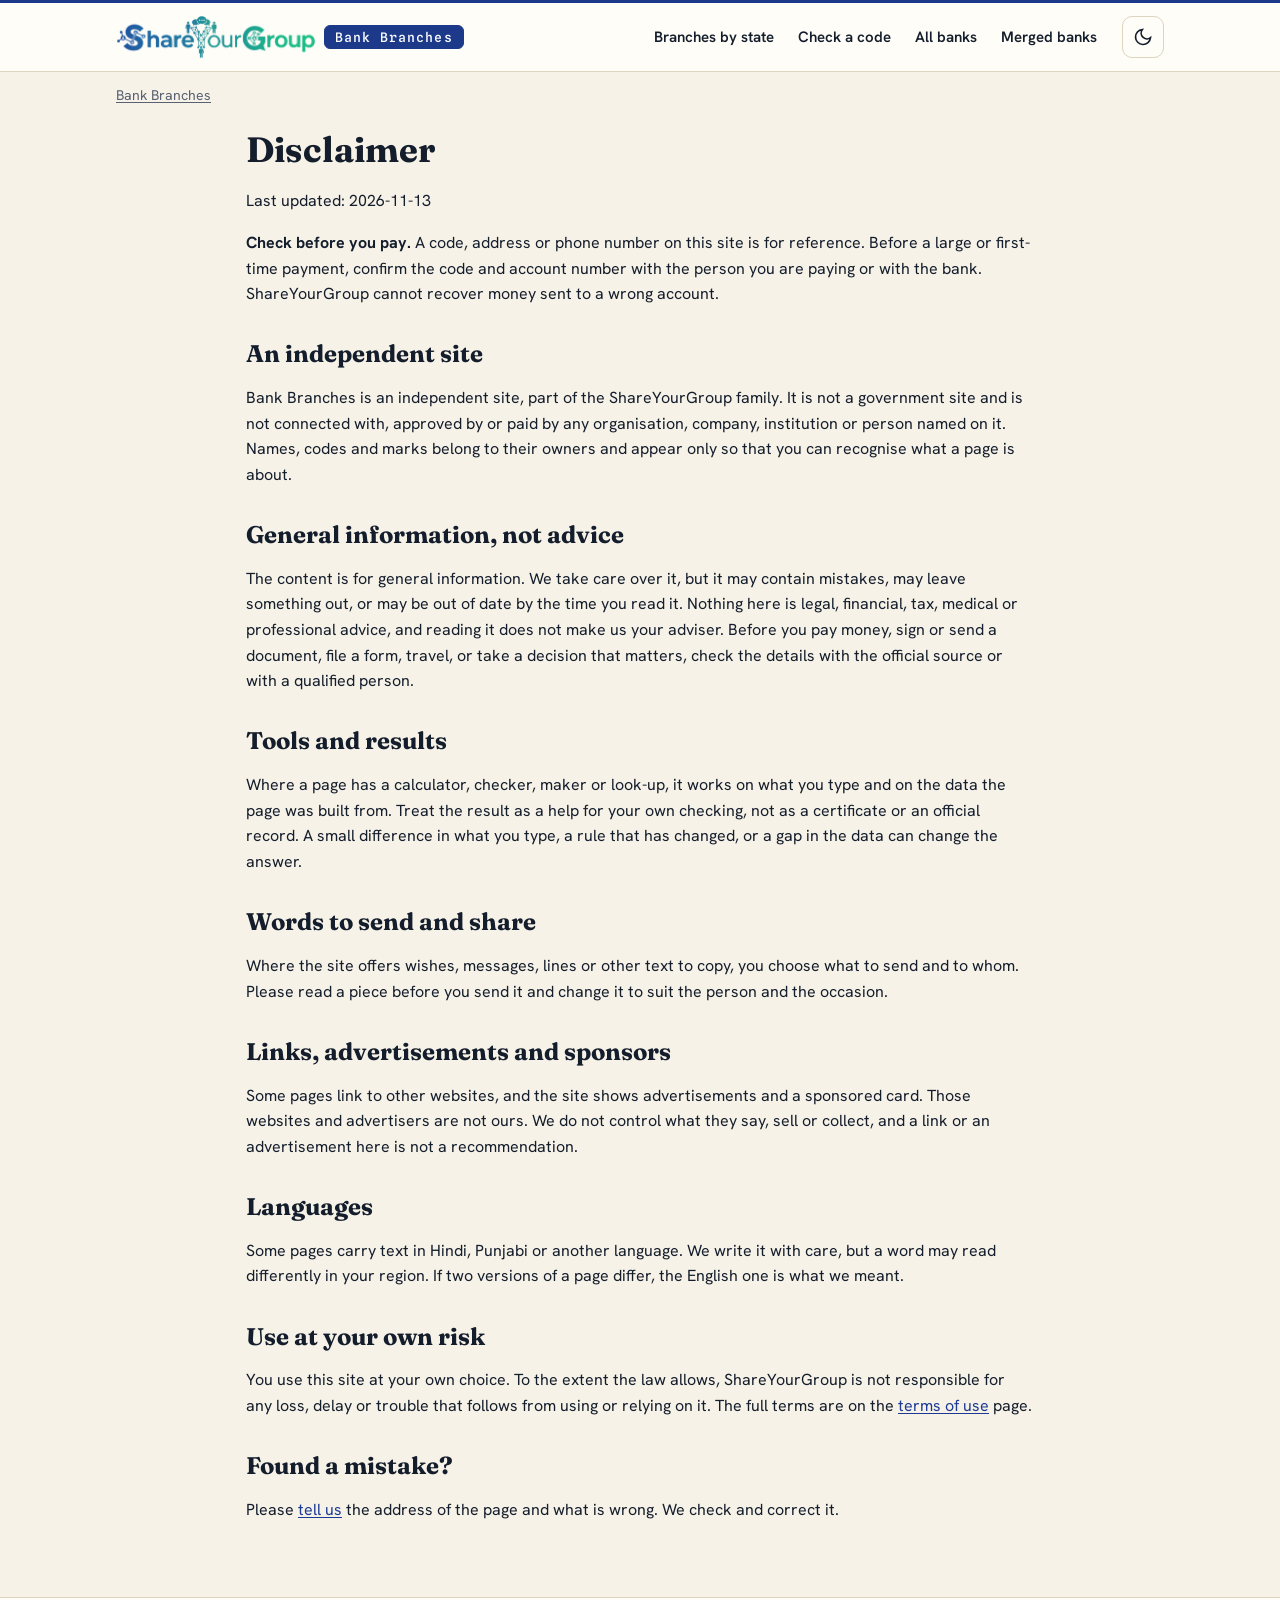
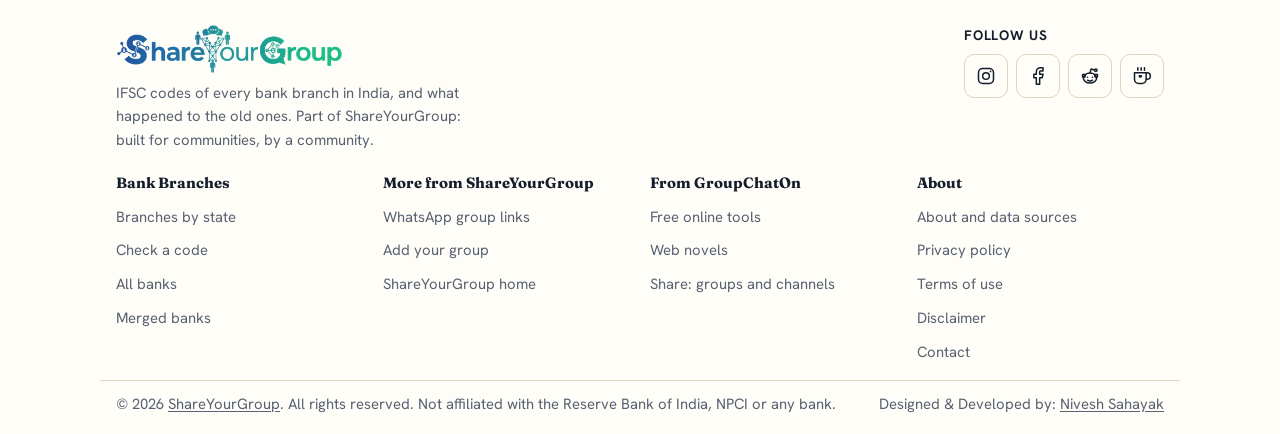
<file: disclaimer/index.html>
<!doctype html><html lang="en-IN"><head><meta charset="utf-8"><meta name="viewport" content="width=device-width,initial-scale=1"><title>Disclaimer | Bank Branches by ShareYourGroup</title><meta name="description" content="Bank Branches is an independent site for general information. Check important details with an official source."><link rel="canonical" href="https://branches.shareyourgroup.com/disclaimer/"><meta property="og:type" content="website"><meta property="og:title" content="Disclaimer | Bank Branches by ShareYourGroup"><meta property="og:description" content="Bank Branches is an independent site for general information. Check important details with an official source."><meta property="og:url" content="https://branches.shareyourgroup.com/disclaimer/"><meta property="og:site_name" content="Bank Branches by ShareYourGroup"><meta property="og:image" content="https://branches.shareyourgroup.com/icons/share.png"><meta name="twitter:card" content="summary"><meta name="theme-color" content="#0a0f1e"><link rel="icon" href="/icons/fav-32.png"><link rel="apple-touch-icon" href="/icons/icon-180.png"><style>:root{--bg:#f6f2e8;--ink:#141d2b}@media (prefers-color-scheme:dark){:root:not([data-theme=light]){--bg:#0a0f1e;--ink:#eef1f8}}:root[data-theme=dark]{--bg:#0a0f1e;--ink:#eef1f8}html{background:var(--bg);color:var(--ink)}body{margin:0;background:var(--bg)}.boot{position:fixed;inset:0;background:var(--bg);z-index:100;display:flex;flex-direction:column;gap:14px;align-items:center;justify-content:center;opacity:0;pointer-events:none;animation:bi .2s ease .25s forwards}.boot i{width:84px;height:84px;border-radius:22px;background:url(/icons/icon-192.png) center/cover no-repeat;animation:bb 1.2s ease-in-out infinite}.boot b{width:120px;height:4px;border-radius:4px;background:linear-gradient(90deg,transparent,#f2b63c,transparent);background-size:200% 100%;animation:bs 1.1s linear infinite}@keyframes bi{to{opacity:1}}@keyframes bb{50%{transform:scale(1.07)}}@keyframes bs{from{background-position:200% 0}to{background-position:-200% 0}}html.ready .boot{display:none}html.ready main{animation:sin .3s ease-out}@keyframes sin{from{opacity:0;transform:translateY(6px)}}@media (prefers-reduced-motion:reduce){.boot i,.boot b,html.ready main{animation:none}}</style><noscript><style>.boot{display:none}</style></noscript><script>try{var t=localStorage.getItem("syg-theme");if(t)document.documentElement.setAttribute("data-theme",t)}catch(e){}setTimeout(function(){document.documentElement.classList.add("ready")},4000)</script><link rel="preload" href="/assets/site.css?v=1f799d5064" as="style"><link rel="preconnect" href="https://fonts.googleapis.com"><link rel="preconnect" href="https://fonts.gstatic.com" crossorigin><script type="application/ld+json">{"@context": "https://schema.org", "@graph": [{"@type": "WebSite", "@id": "https://branches.shareyourgroup.com/#site", "url": "https://branches.shareyourgroup.com/", "name": "Bank Branches by ShareYourGroup", "publisher": {"@type": "Organization", "name": "ShareYourGroup", "url": "https://www.shareyourgroup.com/"}}]}</script></head><body data-ads="0"><div class="boot" aria-hidden="true"><i></i><b></b></div><link rel="stylesheet" href="/assets/site.css?v=1f799d5064"><link rel="stylesheet" href="/assets/ifsc.css?v=067eca8151"><link rel="stylesheet" href="https://fonts.googleapis.com/css2?family=Fraunces:opsz,wght@9..144,600;9..144,700&family=Hanken+Grotesk:wght@400;600;700&family=Spline+Sans+Mono:wght@500&display=swap" media="print" onload="this.media='all'"><a class="skip" href="#main">Skip to content</a><header class="hd"><div class="wrap hd-in"><a class="brand" href="/" aria-label="Bank Branches by ShareYourGroup, home"><img class="mk mk-l" src="/icons/logo-light.webp" alt="ShareYourGroup" width="200" height="44"><img class="mk mk-d" src="/icons/logo-dark.webp" alt="ShareYourGroup" width="200" height="44"><i>Bank Branches</i></a><nav class="nav" aria-label="Sections"><a href="/">Branches by state</a><a href="https://ifsc.shareyourgroup.com/#check">Check a code</a><a href="https://ifsc.shareyourgroup.com/banks/">All banks</a><a href="https://ifsc.shareyourgroup.com/merged-banks/">Merged banks</a></nav><button class="ic" type="button" data-theme-btn aria-label="Light or dark"><svg viewBox="0 0 24 24" width="20" height="20" fill="none" stroke="currentColor" stroke-width="2" aria-hidden="true"><path d="M21 12.8A9 9 0 1 1 11.2 3a7 7 0 0 0 9.8 9.8z"/></svg></button></div></header><nav class="crumbs wrap" aria-label="You are here"><a href="/">Bank Branches</a></nav><main id="main"><article class="prose wrap"><h1>Disclaimer</h1><p>Last updated: 2026-11-13</p><p><b>Check before you pay.</b> A code, address or phone number on this site is for reference. Before a large or first-time payment, confirm the code and account number with the person you are paying or with the bank. ShareYourGroup cannot recover money sent to a wrong account.</p><h2>An independent site</h2><p>Bank Branches is an independent site, part of the ShareYourGroup family. It is not a government site and is not connected with, approved by or paid by any organisation, company, institution or person named on it. Names, codes and marks belong to their owners and appear only so that you can recognise what a page is about.</p><h2>General information, not advice</h2><p>The content is for general information. We take care over it, but it may contain mistakes, may leave something out, or may be out of date by the time you read it. Nothing here is legal, financial, tax, medical or professional advice, and reading it does not make us your adviser. Before you pay money, sign or send a document, file a form, travel, or take a decision that matters, check the details with the official source or with a qualified person.</p><h2>Tools and results</h2><p>Where a page has a calculator, checker, maker or look-up, it works on what you type and on the data the page was built from. Treat the result as a help for your own checking, not as a certificate or an official record. A small difference in what you type, a rule that has changed, or a gap in the data can change the answer.</p><h2>Words to send and share</h2><p>Where the site offers wishes, messages, lines or other text to copy, you choose what to send and to whom. Please read a piece before you send it and change it to suit the person and the occasion.</p><h2>Links, advertisements and sponsors</h2><p>Some pages link to other websites, and the site shows advertisements and a sponsored card. Those websites and advertisers are not ours. We do not control what they say, sell or collect, and a link or an advertisement here is not a recommendation.</p><h2>Languages</h2><p>Some pages carry text in Hindi, Punjabi or another language. We write it with care, but a word may read differently in your region. If two versions of a page differ, the English one is what we meant.</p><h2>Use at your own risk</h2><p>You use this site at your own choice. To the extent the law allows, ShareYourGroup is not responsible for any loss, delay or trouble that follows from using or relying on it. The full terms are on the <a href="/terms-of-use/">terms of use</a> page.</p><h2>Found a mistake?</h2><p>Please <a href="/contact/">tell us</a> the address of the page and what is wrong. We check and correct it.</p></article></main><footer class="ft"><div class="wrap ft-brand"><div><a href="https://www.shareyourgroup.com/" aria-label="ShareYourGroup home"><img class="mk mk-l" src="/icons/logo-light.webp" alt="ShareYourGroup" width="173" height="38" loading="lazy"><img class="mk mk-d" src="/icons/logo-dark.webp" alt="ShareYourGroup" width="173" height="38" loading="lazy"></a><p>IFSC codes of every bank branch in India, and what happened to the old ones. Part of ShareYourGroup: built for communities, by a community.</p></div><div><p class="follow">Follow us</p><div class="socials"> <a aria-label="Instagram" class="icon-btn soc soc-ig" href="https://www.instagram.com/shareyourgroup" rel="noopener" target="_blank" title="Instagram"><svg aria-hidden="true" class="i" viewBox="0 0 24 24"><rect height="18" rx="5" width="18" x="3" y="3"></rect><circle cx="12" cy="12" r="4"></circle><circle cx="17.5" cy="6.5" fill="currentColor" r="1" stroke="none"></circle></svg></a> <a aria-label="Facebook" class="icon-btn soc soc-fb" href="https://www.facebook.com/shareyourgroup" rel="noopener" target="_blank" title="Facebook"><svg aria-hidden="true" class="i" viewBox="0 0 24 24"><path d="M18 2h-3a5 5 0 0 0-5 5v3H7v4h3v8h4v-8h3l1-4h-4V7a1 1 0 0 1 1-1h3z"></path></svg></a> <a aria-label="Reddit" class="icon-btn soc soc-rd" href="https://www.reddit.com/user/shareyourgroup/" rel="noopener" target="_blank" title="Reddit"><svg aria-hidden="true" class="i" viewBox="0 0 24 24"><ellipse cx="12" cy="14.5" rx="8" ry="6"></ellipse><circle cx="4.6" cy="11.6" r="1.8"></circle><circle cx="19.4" cy="11.6" r="1.8"></circle><path d="M12 8.5l1.3-5 4.2 1.2"></path><circle cx="19" cy="5" r="1.5"></circle><circle cx="9" cy="13.5" fill="currentColor" r="1" stroke="none"></circle><circle cx="15" cy="13.5" fill="currentColor" r="1" stroke="none"></circle><path d="M9 17c1.8 1.2 4.2 1.2 6 0"></path></svg></a> <a aria-label="Support us on Ko-fi" class="icon-btn soc soc-kf" href="https://ko-fi.com/mkr" rel="noopener" target="_blank" title="Support us on Ko-fi"><svg aria-hidden="true" class="i" viewBox="0 0 24 24"><path d="M17 8h1a4 4 0 0 1 0 8h-1"></path><path d="M3 8h14v8a5 5 0 0 1-5 5H8a5 5 0 0 1-5-5z"></path><path d="M10 11.2c-.6-.8-2.2-.6-2.2.7 0 1.1 1.5 2 2.2 2.6.7-.6 2.2-1.5 2.2-2.6 0-1.3-1.6-1.5-2.2-.7z" fill="currentColor" stroke="none"></path><path d="M7 2v3M11 2v3M15 2v3"></path></svg></a> </div></div></div><div class="wrap ft-in"><div><b>Bank Branches</b><a href="/">Branches by state</a><a href="https://ifsc.shareyourgroup.com/#check">Check a code</a><a href="https://ifsc.shareyourgroup.com/banks/">All banks</a><a href="https://ifsc.shareyourgroup.com/merged-banks/">Merged banks</a></div><div><b>More from ShareYourGroup</b><a href="https://www.shareyourgroup.com/">WhatsApp group links</a><a href="https://www.shareyourgroup.com/p/submit-your-group-links.html">Add your group</a><a href="https://www.shareyourgroup.com/">ShareYourGroup home</a></div><div><b>From GroupChatOn</b><a href="https://infinity.groupchaton.com/">Free online tools</a><a href="https://novel.groupchaton.com/">Web novels</a><a href="https://share.groupchaton.com/">Share: groups and channels</a></div><div><b>About</b><a href="/about/">About and data sources</a><a href="/privacy-policy/">Privacy policy</a><a href="/terms-of-use/">Terms of use</a><a href="/disclaimer/">Disclaimer</a><a href="/contact/">Contact</a></div></div><div class="wrap ft-end"><p>&#169; 2026 <a href="https://www.shareyourgroup.com/">ShareYourGroup</a>. All rights reserved. Not affiliated with the Reserve Bank of India, NPCI or any bank.</p><p class="credit"><span data-ns-credit>Designed &amp; Developed by: <a href="https://www.niveshsahayak.in/" rel="noopener" target="_blank">Nivesh Sahayak</a></span></p></div></footer><script src="/assets/site.js?v=be6129bb4a" defer></script><script src="https://assets.niveshsahayak.in/assets/credit.js" defer></script></body></html>
</file>
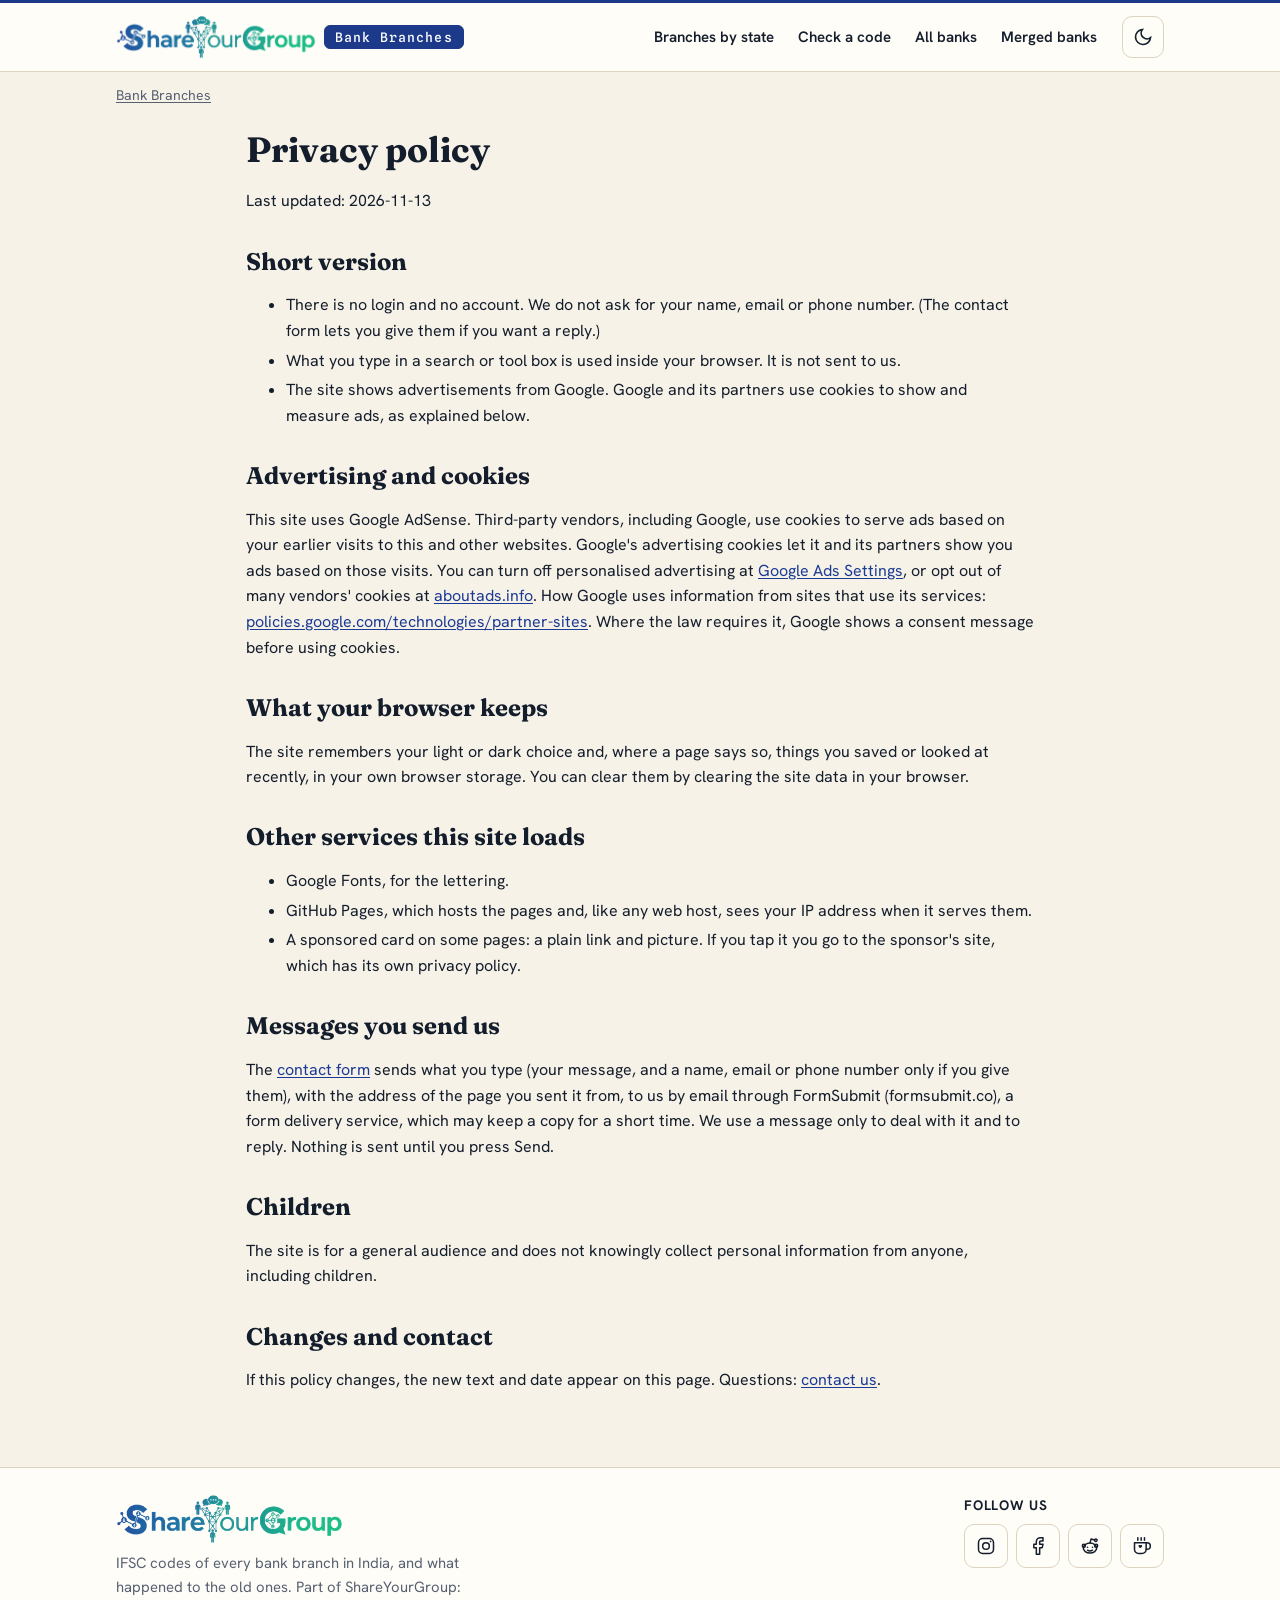
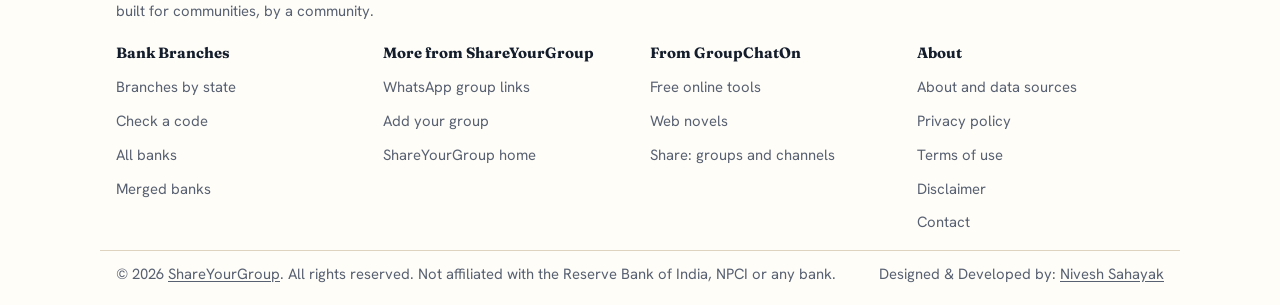
<file: privacy-policy/index.html>
<!doctype html><html lang="en-IN"><head><meta charset="utf-8"><meta name="viewport" content="width=device-width,initial-scale=1"><title>Privacy Policy | Bank Branches by ShareYourGroup</title><meta name="description" content="What Bank Branches stores and does not store, and how advertising cookies from Google are used on this site."><link rel="canonical" href="https://branches.shareyourgroup.com/privacy-policy/"><meta property="og:type" content="website"><meta property="og:title" content="Privacy Policy | Bank Branches by ShareYourGroup"><meta property="og:description" content="What Bank Branches stores and does not store, and how advertising cookies from Google are used on this site."><meta property="og:url" content="https://branches.shareyourgroup.com/privacy-policy/"><meta property="og:site_name" content="Bank Branches by ShareYourGroup"><meta property="og:image" content="https://branches.shareyourgroup.com/icons/share.png"><meta name="twitter:card" content="summary"><meta name="theme-color" content="#0a0f1e"><link rel="icon" href="/icons/fav-32.png"><link rel="apple-touch-icon" href="/icons/icon-180.png"><style>:root{--bg:#f6f2e8;--ink:#141d2b}@media (prefers-color-scheme:dark){:root:not([data-theme=light]){--bg:#0a0f1e;--ink:#eef1f8}}:root[data-theme=dark]{--bg:#0a0f1e;--ink:#eef1f8}html{background:var(--bg);color:var(--ink)}body{margin:0;background:var(--bg)}.boot{position:fixed;inset:0;background:var(--bg);z-index:100;display:flex;flex-direction:column;gap:14px;align-items:center;justify-content:center;opacity:0;pointer-events:none;animation:bi .2s ease .25s forwards}.boot i{width:84px;height:84px;border-radius:22px;background:url(/icons/icon-192.png) center/cover no-repeat;animation:bb 1.2s ease-in-out infinite}.boot b{width:120px;height:4px;border-radius:4px;background:linear-gradient(90deg,transparent,#f2b63c,transparent);background-size:200% 100%;animation:bs 1.1s linear infinite}@keyframes bi{to{opacity:1}}@keyframes bb{50%{transform:scale(1.07)}}@keyframes bs{from{background-position:200% 0}to{background-position:-200% 0}}html.ready .boot{display:none}html.ready main{animation:sin .3s ease-out}@keyframes sin{from{opacity:0;transform:translateY(6px)}}@media (prefers-reduced-motion:reduce){.boot i,.boot b,html.ready main{animation:none}}</style><noscript><style>.boot{display:none}</style></noscript><script>try{var t=localStorage.getItem("syg-theme");if(t)document.documentElement.setAttribute("data-theme",t)}catch(e){}setTimeout(function(){document.documentElement.classList.add("ready")},4000)</script><link rel="preload" href="/assets/site.css?v=1f799d5064" as="style"><link rel="preconnect" href="https://fonts.googleapis.com"><link rel="preconnect" href="https://fonts.gstatic.com" crossorigin><script type="application/ld+json">{"@context": "https://schema.org", "@graph": [{"@type": "WebSite", "@id": "https://branches.shareyourgroup.com/#site", "url": "https://branches.shareyourgroup.com/", "name": "Bank Branches by ShareYourGroup", "publisher": {"@type": "Organization", "name": "ShareYourGroup", "url": "https://www.shareyourgroup.com/"}}]}</script></head><body data-ads="0"><div class="boot" aria-hidden="true"><i></i><b></b></div><link rel="stylesheet" href="/assets/site.css?v=1f799d5064"><link rel="stylesheet" href="/assets/ifsc.css?v=067eca8151"><link rel="stylesheet" href="https://fonts.googleapis.com/css2?family=Fraunces:opsz,wght@9..144,600;9..144,700&family=Hanken+Grotesk:wght@400;600;700&family=Spline+Sans+Mono:wght@500&display=swap" media="print" onload="this.media='all'"><a class="skip" href="#main">Skip to content</a><header class="hd"><div class="wrap hd-in"><a class="brand" href="/" aria-label="Bank Branches by ShareYourGroup, home"><img class="mk mk-l" src="/icons/logo-light.webp" alt="ShareYourGroup" width="200" height="44"><img class="mk mk-d" src="/icons/logo-dark.webp" alt="ShareYourGroup" width="200" height="44"><i>Bank Branches</i></a><nav class="nav" aria-label="Sections"><a href="/">Branches by state</a><a href="https://ifsc.shareyourgroup.com/#check">Check a code</a><a href="https://ifsc.shareyourgroup.com/banks/">All banks</a><a href="https://ifsc.shareyourgroup.com/merged-banks/">Merged banks</a></nav><button class="ic" type="button" data-theme-btn aria-label="Light or dark"><svg viewBox="0 0 24 24" width="20" height="20" fill="none" stroke="currentColor" stroke-width="2" aria-hidden="true"><path d="M21 12.8A9 9 0 1 1 11.2 3a7 7 0 0 0 9.8 9.8z"/></svg></button></div></header><nav class="crumbs wrap" aria-label="You are here"><a href="/">Bank Branches</a></nav><main id="main"><article class="prose wrap"><h1>Privacy policy</h1><p>Last updated: 2026-11-13</p><h2>Short version</h2><ul><li>There is no login and no account. We do not ask for your name, email or phone number. (The contact form lets you give them if you want a reply.)</li><li>What you type in a search or tool box is used inside your browser. It is not sent to us.</li><li>The site shows advertisements from Google. Google and its partners use cookies to show and measure ads, as explained below.</li></ul><h2>Advertising and cookies</h2><p>This site uses Google AdSense. Third-party vendors, including Google, use cookies to serve ads based on your earlier visits to this and other websites. Google's advertising cookies let it and its partners show you ads based on those visits. You can turn off personalised advertising at <a href="https://www.google.com/settings/ads" rel="noopener">Google Ads Settings</a>, or opt out of many vendors' cookies at <a href="https://www.aboutads.info/choices/" rel="noopener">aboutads.info</a>. How Google uses information from sites that use its services: <a href="https://policies.google.com/technologies/partner-sites" rel="noopener">policies.google.com/technologies/partner-sites</a>. Where the law requires it, Google shows a consent message before using cookies.</p><h2>What your browser keeps</h2><p>The site remembers your light or dark choice and, where a page says so, things you saved or looked at recently, in your own browser storage. You can clear them by clearing the site data in your browser.</p><h2>Other services this site loads</h2><ul><li>Google Fonts, for the lettering.</li><li>GitHub Pages, which hosts the pages and, like any web host, sees your IP address when it serves them.</li><li>A sponsored card on some pages: a plain link and picture. If you tap it you go to the sponsor's site, which has its own privacy policy.</li></ul><h2>Messages you send us</h2><p>The <a href="/contact/">contact form</a> sends what you type (your message, and a name, email or phone number only if you give them), with the address of the page you sent it from, to us by email through FormSubmit (formsubmit.co), a form delivery service, which may keep a copy for a short time. We use a message only to deal with it and to reply. Nothing is sent until you press Send.</p><h2>Children</h2><p>The site is for a general audience and does not knowingly collect personal information from anyone, including children.</p><h2>Changes and contact</h2><p>If this policy changes, the new text and date appear on this page. Questions: <a href="/contact/">contact us</a>.</p></article></main><footer class="ft"><div class="wrap ft-brand"><div><a href="https://www.shareyourgroup.com/" aria-label="ShareYourGroup home"><img class="mk mk-l" src="/icons/logo-light.webp" alt="ShareYourGroup" width="173" height="38" loading="lazy"><img class="mk mk-d" src="/icons/logo-dark.webp" alt="ShareYourGroup" width="173" height="38" loading="lazy"></a><p>IFSC codes of every bank branch in India, and what happened to the old ones. Part of ShareYourGroup: built for communities, by a community.</p></div><div><p class="follow">Follow us</p><div class="socials"> <a aria-label="Instagram" class="icon-btn soc soc-ig" href="https://www.instagram.com/shareyourgroup" rel="noopener" target="_blank" title="Instagram"><svg aria-hidden="true" class="i" viewBox="0 0 24 24"><rect height="18" rx="5" width="18" x="3" y="3"></rect><circle cx="12" cy="12" r="4"></circle><circle cx="17.5" cy="6.5" fill="currentColor" r="1" stroke="none"></circle></svg></a> <a aria-label="Facebook" class="icon-btn soc soc-fb" href="https://www.facebook.com/shareyourgroup" rel="noopener" target="_blank" title="Facebook"><svg aria-hidden="true" class="i" viewBox="0 0 24 24"><path d="M18 2h-3a5 5 0 0 0-5 5v3H7v4h3v8h4v-8h3l1-4h-4V7a1 1 0 0 1 1-1h3z"></path></svg></a> <a aria-label="Reddit" class="icon-btn soc soc-rd" href="https://www.reddit.com/user/shareyourgroup/" rel="noopener" target="_blank" title="Reddit"><svg aria-hidden="true" class="i" viewBox="0 0 24 24"><ellipse cx="12" cy="14.5" rx="8" ry="6"></ellipse><circle cx="4.6" cy="11.6" r="1.8"></circle><circle cx="19.4" cy="11.6" r="1.8"></circle><path d="M12 8.5l1.3-5 4.2 1.2"></path><circle cx="19" cy="5" r="1.5"></circle><circle cx="9" cy="13.5" fill="currentColor" r="1" stroke="none"></circle><circle cx="15" cy="13.5" fill="currentColor" r="1" stroke="none"></circle><path d="M9 17c1.8 1.2 4.2 1.2 6 0"></path></svg></a> <a aria-label="Support us on Ko-fi" class="icon-btn soc soc-kf" href="https://ko-fi.com/mkr" rel="noopener" target="_blank" title="Support us on Ko-fi"><svg aria-hidden="true" class="i" viewBox="0 0 24 24"><path d="M17 8h1a4 4 0 0 1 0 8h-1"></path><path d="M3 8h14v8a5 5 0 0 1-5 5H8a5 5 0 0 1-5-5z"></path><path d="M10 11.2c-.6-.8-2.2-.6-2.2.7 0 1.1 1.5 2 2.2 2.6.7-.6 2.2-1.5 2.2-2.6 0-1.3-1.6-1.5-2.2-.7z" fill="currentColor" stroke="none"></path><path d="M7 2v3M11 2v3M15 2v3"></path></svg></a> </div></div></div><div class="wrap ft-in"><div><b>Bank Branches</b><a href="/">Branches by state</a><a href="https://ifsc.shareyourgroup.com/#check">Check a code</a><a href="https://ifsc.shareyourgroup.com/banks/">All banks</a><a href="https://ifsc.shareyourgroup.com/merged-banks/">Merged banks</a></div><div><b>More from ShareYourGroup</b><a href="https://www.shareyourgroup.com/">WhatsApp group links</a><a href="https://www.shareyourgroup.com/p/submit-your-group-links.html">Add your group</a><a href="https://www.shareyourgroup.com/">ShareYourGroup home</a></div><div><b>From GroupChatOn</b><a href="https://infinity.groupchaton.com/">Free online tools</a><a href="https://novel.groupchaton.com/">Web novels</a><a href="https://share.groupchaton.com/">Share: groups and channels</a></div><div><b>About</b><a href="/about/">About and data sources</a><a href="/privacy-policy/">Privacy policy</a><a href="/terms-of-use/">Terms of use</a><a href="/disclaimer/">Disclaimer</a><a href="/contact/">Contact</a></div></div><div class="wrap ft-end"><p>&#169; 2026 <a href="https://www.shareyourgroup.com/">ShareYourGroup</a>. All rights reserved. Not affiliated with the Reserve Bank of India, NPCI or any bank.</p><p class="credit"><span data-ns-credit>Designed &amp; Developed by: <a href="https://www.niveshsahayak.in/" rel="noopener" target="_blank">Nivesh Sahayak</a></span></p></div></footer><script src="/assets/site.js?v=be6129bb4a" defer></script><script src="https://assets.niveshsahayak.in/assets/credit.js" defer></script></body></html>
</file>
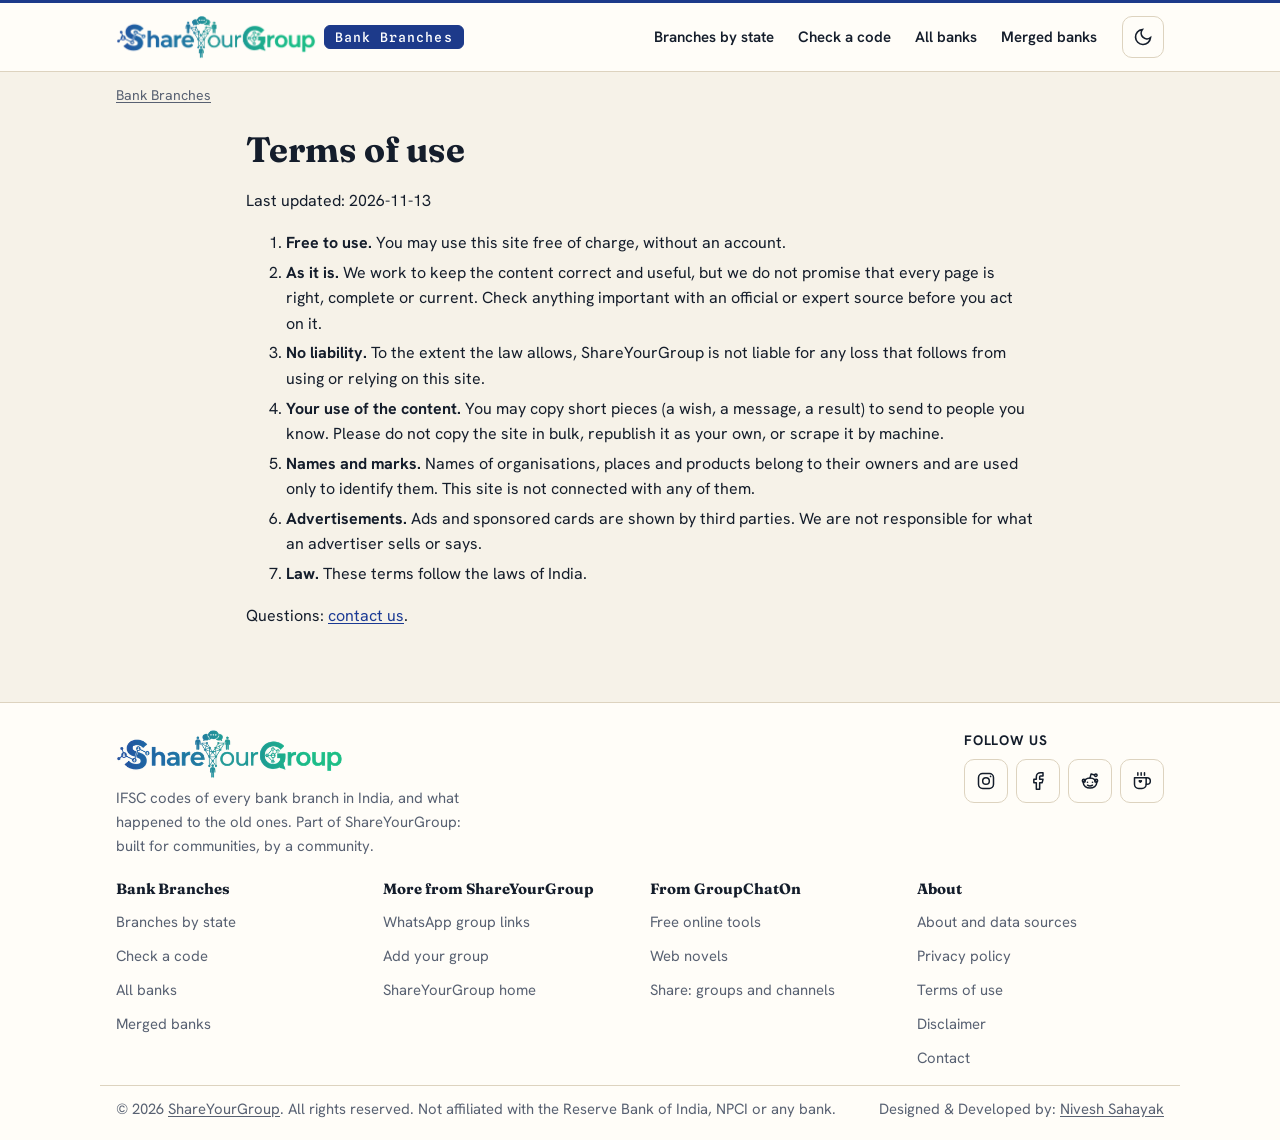
<file: terms-of-use/index.html>
<!doctype html><html lang="en-IN"><head><meta charset="utf-8"><meta name="viewport" content="width=device-width,initial-scale=1"><title>Terms of Use | Bank Branches by ShareYourGroup</title><meta name="description" content="The simple terms for using Bank Branches: free, as it is, for lawful use."><link rel="canonical" href="https://branches.shareyourgroup.com/terms-of-use/"><meta property="og:type" content="website"><meta property="og:title" content="Terms of Use | Bank Branches by ShareYourGroup"><meta property="og:description" content="The simple terms for using Bank Branches: free, as it is, for lawful use."><meta property="og:url" content="https://branches.shareyourgroup.com/terms-of-use/"><meta property="og:site_name" content="Bank Branches by ShareYourGroup"><meta property="og:image" content="https://branches.shareyourgroup.com/icons/share.png"><meta name="twitter:card" content="summary"><meta name="theme-color" content="#0a0f1e"><link rel="icon" href="/icons/fav-32.png"><link rel="apple-touch-icon" href="/icons/icon-180.png"><style>:root{--bg:#f6f2e8;--ink:#141d2b}@media (prefers-color-scheme:dark){:root:not([data-theme=light]){--bg:#0a0f1e;--ink:#eef1f8}}:root[data-theme=dark]{--bg:#0a0f1e;--ink:#eef1f8}html{background:var(--bg);color:var(--ink)}body{margin:0;background:var(--bg)}.boot{position:fixed;inset:0;background:var(--bg);z-index:100;display:flex;flex-direction:column;gap:14px;align-items:center;justify-content:center;opacity:0;pointer-events:none;animation:bi .2s ease .25s forwards}.boot i{width:84px;height:84px;border-radius:22px;background:url(/icons/icon-192.png) center/cover no-repeat;animation:bb 1.2s ease-in-out infinite}.boot b{width:120px;height:4px;border-radius:4px;background:linear-gradient(90deg,transparent,#f2b63c,transparent);background-size:200% 100%;animation:bs 1.1s linear infinite}@keyframes bi{to{opacity:1}}@keyframes bb{50%{transform:scale(1.07)}}@keyframes bs{from{background-position:200% 0}to{background-position:-200% 0}}html.ready .boot{display:none}html.ready main{animation:sin .3s ease-out}@keyframes sin{from{opacity:0;transform:translateY(6px)}}@media (prefers-reduced-motion:reduce){.boot i,.boot b,html.ready main{animation:none}}</style><noscript><style>.boot{display:none}</style></noscript><script>try{var t=localStorage.getItem("syg-theme");if(t)document.documentElement.setAttribute("data-theme",t)}catch(e){}setTimeout(function(){document.documentElement.classList.add("ready")},4000)</script><link rel="preload" href="/assets/site.css?v=1f799d5064" as="style"><link rel="preconnect" href="https://fonts.googleapis.com"><link rel="preconnect" href="https://fonts.gstatic.com" crossorigin><script type="application/ld+json">{"@context": "https://schema.org", "@graph": [{"@type": "WebSite", "@id": "https://branches.shareyourgroup.com/#site", "url": "https://branches.shareyourgroup.com/", "name": "Bank Branches by ShareYourGroup", "publisher": {"@type": "Organization", "name": "ShareYourGroup", "url": "https://www.shareyourgroup.com/"}}]}</script></head><body data-ads="0"><div class="boot" aria-hidden="true"><i></i><b></b></div><link rel="stylesheet" href="/assets/site.css?v=1f799d5064"><link rel="stylesheet" href="/assets/ifsc.css?v=067eca8151"><link rel="stylesheet" href="https://fonts.googleapis.com/css2?family=Fraunces:opsz,wght@9..144,600;9..144,700&family=Hanken+Grotesk:wght@400;600;700&family=Spline+Sans+Mono:wght@500&display=swap" media="print" onload="this.media='all'"><a class="skip" href="#main">Skip to content</a><header class="hd"><div class="wrap hd-in"><a class="brand" href="/" aria-label="Bank Branches by ShareYourGroup, home"><img class="mk mk-l" src="/icons/logo-light.webp" alt="ShareYourGroup" width="200" height="44"><img class="mk mk-d" src="/icons/logo-dark.webp" alt="ShareYourGroup" width="200" height="44"><i>Bank Branches</i></a><nav class="nav" aria-label="Sections"><a href="/">Branches by state</a><a href="https://ifsc.shareyourgroup.com/#check">Check a code</a><a href="https://ifsc.shareyourgroup.com/banks/">All banks</a><a href="https://ifsc.shareyourgroup.com/merged-banks/">Merged banks</a></nav><button class="ic" type="button" data-theme-btn aria-label="Light or dark"><svg viewBox="0 0 24 24" width="20" height="20" fill="none" stroke="currentColor" stroke-width="2" aria-hidden="true"><path d="M21 12.8A9 9 0 1 1 11.2 3a7 7 0 0 0 9.8 9.8z"/></svg></button></div></header><nav class="crumbs wrap" aria-label="You are here"><a href="/">Bank Branches</a></nav><main id="main"><article class="prose wrap"><h1>Terms of use</h1><p>Last updated: 2026-11-13</p><ol><li><b>Free to use.</b> You may use this site free of charge, without an account.</li><li><b>As it is.</b> We work to keep the content correct and useful, but we do not promise that every page is right, complete or current. Check anything important with an official or expert source before you act on it.</li><li><b>No liability.</b> To the extent the law allows, ShareYourGroup is not liable for any loss that follows from using or relying on this site.</li><li><b>Your use of the content.</b> You may copy short pieces (a wish, a message, a result) to send to people you know. Please do not copy the site in bulk, republish it as your own, or scrape it by machine.</li><li><b>Names and marks.</b> Names of organisations, places and products belong to their owners and are used only to identify them. This site is not connected with any of them.</li><li><b>Advertisements.</b> Ads and sponsored cards are shown by third parties. We are not responsible for what an advertiser sells or says.</li><li><b>Law.</b> These terms follow the laws of India.</li></ol><p>Questions: <a href="/contact/">contact us</a>.</p></article></main><footer class="ft"><div class="wrap ft-brand"><div><a href="https://www.shareyourgroup.com/" aria-label="ShareYourGroup home"><img class="mk mk-l" src="/icons/logo-light.webp" alt="ShareYourGroup" width="173" height="38" loading="lazy"><img class="mk mk-d" src="/icons/logo-dark.webp" alt="ShareYourGroup" width="173" height="38" loading="lazy"></a><p>IFSC codes of every bank branch in India, and what happened to the old ones. Part of ShareYourGroup: built for communities, by a community.</p></div><div><p class="follow">Follow us</p><div class="socials"> <a aria-label="Instagram" class="icon-btn soc soc-ig" href="https://www.instagram.com/shareyourgroup" rel="noopener" target="_blank" title="Instagram"><svg aria-hidden="true" class="i" viewBox="0 0 24 24"><rect height="18" rx="5" width="18" x="3" y="3"></rect><circle cx="12" cy="12" r="4"></circle><circle cx="17.5" cy="6.5" fill="currentColor" r="1" stroke="none"></circle></svg></a> <a aria-label="Facebook" class="icon-btn soc soc-fb" href="https://www.facebook.com/shareyourgroup" rel="noopener" target="_blank" title="Facebook"><svg aria-hidden="true" class="i" viewBox="0 0 24 24"><path d="M18 2h-3a5 5 0 0 0-5 5v3H7v4h3v8h4v-8h3l1-4h-4V7a1 1 0 0 1 1-1h3z"></path></svg></a> <a aria-label="Reddit" class="icon-btn soc soc-rd" href="https://www.reddit.com/user/shareyourgroup/" rel="noopener" target="_blank" title="Reddit"><svg aria-hidden="true" class="i" viewBox="0 0 24 24"><ellipse cx="12" cy="14.5" rx="8" ry="6"></ellipse><circle cx="4.6" cy="11.6" r="1.8"></circle><circle cx="19.4" cy="11.6" r="1.8"></circle><path d="M12 8.5l1.3-5 4.2 1.2"></path><circle cx="19" cy="5" r="1.5"></circle><circle cx="9" cy="13.5" fill="currentColor" r="1" stroke="none"></circle><circle cx="15" cy="13.5" fill="currentColor" r="1" stroke="none"></circle><path d="M9 17c1.8 1.2 4.2 1.2 6 0"></path></svg></a> <a aria-label="Support us on Ko-fi" class="icon-btn soc soc-kf" href="https://ko-fi.com/mkr" rel="noopener" target="_blank" title="Support us on Ko-fi"><svg aria-hidden="true" class="i" viewBox="0 0 24 24"><path d="M17 8h1a4 4 0 0 1 0 8h-1"></path><path d="M3 8h14v8a5 5 0 0 1-5 5H8a5 5 0 0 1-5-5z"></path><path d="M10 11.2c-.6-.8-2.2-.6-2.2.7 0 1.1 1.5 2 2.2 2.6.7-.6 2.2-1.5 2.2-2.6 0-1.3-1.6-1.5-2.2-.7z" fill="currentColor" stroke="none"></path><path d="M7 2v3M11 2v3M15 2v3"></path></svg></a> </div></div></div><div class="wrap ft-in"><div><b>Bank Branches</b><a href="/">Branches by state</a><a href="https://ifsc.shareyourgroup.com/#check">Check a code</a><a href="https://ifsc.shareyourgroup.com/banks/">All banks</a><a href="https://ifsc.shareyourgroup.com/merged-banks/">Merged banks</a></div><div><b>More from ShareYourGroup</b><a href="https://www.shareyourgroup.com/">WhatsApp group links</a><a href="https://www.shareyourgroup.com/p/submit-your-group-links.html">Add your group</a><a href="https://www.shareyourgroup.com/">ShareYourGroup home</a></div><div><b>From GroupChatOn</b><a href="https://infinity.groupchaton.com/">Free online tools</a><a href="https://novel.groupchaton.com/">Web novels</a><a href="https://share.groupchaton.com/">Share: groups and channels</a></div><div><b>About</b><a href="/about/">About and data sources</a><a href="/privacy-policy/">Privacy policy</a><a href="/terms-of-use/">Terms of use</a><a href="/disclaimer/">Disclaimer</a><a href="/contact/">Contact</a></div></div><div class="wrap ft-end"><p>&#169; 2026 <a href="https://www.shareyourgroup.com/">ShareYourGroup</a>. All rights reserved. Not affiliated with the Reserve Bank of India, NPCI or any bank.</p><p class="credit"><span data-ns-credit>Designed &amp; Developed by: <a href="https://www.niveshsahayak.in/" rel="noopener" target="_blank">Nivesh Sahayak</a></span></p></div></footer><script src="/assets/site.js?v=be6129bb4a" defer></script><script src="https://assets.niveshsahayak.in/assets/credit.js" defer></script></body></html>
</file>
<file: assets/site.css>
/* ShareYourGroup sites: one small stylesheet for every page of the family. Colours and lettering follow shareyourgroup.com
   (green on near-black, Space Grotesk headings, Inter text, JetBrains Mono codes); light mode for readers who prefer it. */
:root{
  --amber:#8b5cf6;--teal:#16a34a;
  --bg:#f4f6fa;--surface:#ffffff;--surface2:#eef1f6;--ink:#0b1220;--soft:#556174;--line:#dfe4ec;
  --accent:#0e7a40;--accent-ink:#ffffff;--link:#0b6b38;--ok:#0e7a40;--bad:#b42318;--focus:#8b5cf6;--field:#ffffff;--field-line:#c7cfdb;
  --font:'Inter',system-ui,-apple-system,'Segoe UI',Roboto,sans-serif;
  --font-head:'Space Grotesk',var(--font);--mono:'JetBrains Mono',ui-monospace,Consolas,monospace;
  --r:14px;--shadow:0 1px 2px rgba(12,22,40,.06),0 10px 30px -14px rgba(20,30,60,.25);
  color-scheme:light;
}
@media (prefers-color-scheme:dark){:root:not([data-theme=light]){--bg:#06080c;--surface:#0c1016;--surface2:#141a23;--ink:#eef2f7;--soft:#93a0b2;--line:#1f2733;--accent:#25d366;--accent-ink:#03200e;--link:#4ade80;--ok:#4ade80;--bad:#ff8a94;--field:#0a0e14;--field-line:#2a3442;--teal:#25d366;--shadow:0 1px 2px rgba(0,0,0,.5),0 10px 30px -12px rgba(0,0,0,.6);color-scheme:dark}}
:root[data-theme=dark]{--bg:#06080c;--surface:#0c1016;--surface2:#141a23;--ink:#eef2f7;--soft:#93a0b2;--line:#1f2733;--accent:#25d366;--accent-ink:#03200e;--link:#4ade80;--ok:#4ade80;--bad:#ff8a94;--field:#0a0e14;--field-line:#2a3442;--teal:#25d366;--shadow:0 1px 2px rgba(0,0,0,.5),0 10px 30px -12px rgba(0,0,0,.6);color-scheme:dark}

*,*::before,*::after{box-sizing:border-box}
html{-webkit-text-size-adjust:100%;scroll-padding-top:76px}
body{margin:0;background:var(--bg);color:var(--ink);font:400 1rem/1.6 var(--font);overflow-wrap:break-word}
h1,h2,h3{font-family:var(--font-head);line-height:1.2;margin:1.4em 0 .5em;letter-spacing:-.01em}
h1{font-size:clamp(1.5rem,1.1rem + 2vw,2.2rem);margin-top:0}
h2{font-size:clamp(1.2rem,1.05rem + .8vw,1.5rem)}h3{font-size:1.08rem}
a{color:var(--link);text-underline-offset:2px}a:hover{text-decoration-thickness:2px}
:focus-visible{outline:3px solid var(--focus);outline-offset:2px;border-radius:4px}
.wrap{max-width:1080px;margin:0 auto;padding:0 16px}
.skip{position:absolute;left:-9999px}.skip:focus{left:8px;top:8px;z-index:50;background:var(--surface);padding:8px 12px;border-radius:8px}
[hidden]{display:none!important}
.mono{font-family:var(--mono);letter-spacing:.02em}

/* header */
.hd{position:sticky;top:0;z-index:20;background:var(--surface);border-bottom:1px solid var(--line)}
.hd-in{display:flex;align-items:center;gap:8px 14px;min-height:68px;flex-wrap:wrap;padding-top:6px;padding-bottom:6px}
.brand{display:flex;align-items:center;gap:8px;text-decoration:none;color:var(--ink);margin-right:auto;min-width:0}
.brand .mk{height:44px;width:auto;flex:none}.brand .mk-d{display:none}
@media (prefers-color-scheme:dark){:root:not([data-theme=light]) .brand .mk-l{display:none}:root:not([data-theme=light]) .brand .mk-d{display:block}}
:root[data-theme=dark] .brand .mk-l{display:none}:root[data-theme=dark] .brand .mk-d{display:block}
.brand i{font:700 .82rem var(--font-head);font-style:normal;color:var(--accent);border:1px solid var(--line);border-radius:99px;padding:3px 10px;white-space:nowrap}
/* logo 44 px; phones get a smaller one so logo, site name and the theme button stay on one row */
@media (max-width:640px){.brand .mk{height:36px}.brand{flex:1 1 0%}.brand i{overflow:hidden;text-overflow:ellipsis;min-width:0}}
@media (max-width:380px){.brand .mk{height:30px}}
@media (max-width:340px){.brand .mk{height:24px}}
.nav{display:flex;gap:2px;flex-wrap:wrap}
.nav a{padding:9px 11px;border-radius:8px;text-decoration:none;color:var(--ink);font-weight:600;font-size:.94rem}
.nav a:hover,.nav a[aria-current]{background:var(--surface2)}
.ic{width:42px;height:42px;border-radius:10px;border:1px solid var(--line);background:var(--surface);color:var(--ink);display:grid;place-items:center;cursor:pointer;flex:none}
@media (max-width:640px){.nav{order:3;width:100%;overflow-x:auto;flex-wrap:nowrap;margin:0 -4px;scrollbar-width:none}.nav a{white-space:nowrap;padding:8px 10px}}

.crumbs{font-size:.88rem;color:var(--soft);padding-top:12px}
.crumbs a{color:var(--soft)}

/* hero + search */
.hero{padding-top:26px;padding-bottom:8px}
.hero p{color:var(--soft);max-width:70ch;margin:.4em 0 0}
.finder{background:var(--surface);border:1px solid var(--line);border-radius:var(--r);box-shadow:var(--shadow);padding:16px;margin:18px 0}
.finder label{display:block;font-weight:600;font-size:.92rem;margin-bottom:4px}
.fields{display:grid;gap:12px;grid-template-columns:repeat(auto-fit,minmax(min(100%,220px),1fr))}
input[type=text],input[type=search],select{width:100%;min-height:46px;padding:10px 12px;font:inherit;font-size:1rem;color:var(--ink);background:var(--field);border:1px solid var(--field-line);border-radius:10px}
select:disabled,input:disabled{opacity:.55}
.btn{display:inline-flex;align-items:center;justify-content:center;gap:8px;min-height:44px;padding:10px 18px;border-radius:10px;border:1px solid var(--accent);background:var(--accent);color:var(--accent-ink);font:600 1rem var(--font);text-decoration:none;cursor:pointer}
.btn.ghost{background:transparent;color:var(--accent)}
.btn.sm{min-height:36px;padding:6px 12px;font-size:.9rem}
.hint{color:var(--soft);font-size:.9rem;margin:.5em 0 0}
.shim{border-radius:10px;background:linear-gradient(90deg,var(--surface2) 25%,var(--line) 37%,var(--surface2) 63%);background-size:400% 100%;animation:shim 1.3s ease infinite;min-height:46px}
@keyframes shim{0%{background-position:100% 0}100%{background-position:0 0}}
@keyframes rise{from{opacity:0;transform:translateY(6px)}to{opacity:1;transform:none}}
.rise{animation:rise .3s ease-out}
@media (prefers-reduced-motion:reduce){.shim,.rise{animation:none}}

/* suggestions under a text box */
.fields>div{position:relative}
.sug{position:absolute;left:0;right:0;top:100%;z-index:15;list-style:none;margin:4px 0 0;padding:4px;background:var(--surface);border:1px solid var(--field-line);border-radius:10px;box-shadow:var(--shadow);max-height:60vh;overflow:auto}
.sug button{display:block;width:100%;text-align:left;min-height:44px;padding:8px 10px;border:0;border-radius:8px;background:none;color:var(--ink);font:inherit;cursor:pointer}
.sug button:hover,.sug button.on{background:var(--surface2)}
.sug small{color:var(--soft)}.sug .none{padding:10px;color:var(--soft);font-size:.92rem}

/* result card */
.result{background:var(--surface);border:2px solid var(--teal);border-radius:var(--r);padding:16px;margin:16px 0}
.result h2{margin:0 0 .3em;font-size:1.15rem}
.big{font:500 clamp(1.5rem,1.1rem + 2.4vw,2.2rem)/1.2 var(--mono);letter-spacing:.04em;margin:.2em 0;overflow-wrap:anywhere}
.acts{display:flex;gap:8px;flex-wrap:wrap;margin-top:12px}
dl.facts{display:grid;grid-template-columns:minmax(110px,max-content) 1fr;gap:6px 14px;margin:12px 0 0}
dl.facts dt{color:var(--soft);font-size:.92rem}dl.facts dd{margin:0;font-weight:600;overflow-wrap:anywhere}
@media (max-width:420px){dl.facts{grid-template-columns:1fr}dl.facts dd{margin-bottom:6px}}
.tags{display:flex;gap:6px;flex-wrap:wrap;margin-top:10px}
.tag{font-size:.8rem;font-weight:600;padding:3px 9px;border-radius:99px;background:var(--surface2);border:1px solid var(--line)}
.tag.yes{color:var(--ok)}.tag.no{color:var(--soft);text-decoration:line-through}

/* lists of links (banks, states, districts) */
.grid{display:grid;gap:10px;grid-template-columns:repeat(auto-fill,minmax(min(100%,250px),1fr));list-style:none;padding:0;margin:14px 0}
.grid a{display:flex;justify-content:space-between;align-items:center;gap:10px;min-height:52px;padding:10px 14px;background:var(--surface);border:1px solid var(--line);border-radius:10px;text-decoration:none;color:var(--ink);font-weight:600;line-height:1.3}
.grid a:hover{border-color:var(--accent);box-shadow:var(--shadow)}
.grid a small{color:var(--soft);font-weight:400;white-space:nowrap;font-size:.84rem}
.cols{columns:3 220px;column-gap:24px;list-style:none;padding:0;margin:12px 0}
.cols li{break-inside:avoid;padding:3px 0}
.az{display:flex;flex-wrap:wrap;gap:4px;margin:10px 0}
.az a{min-width:36px;min-height:36px;display:grid;place-items:center;border:1px solid var(--line);border-radius:8px;background:var(--surface);text-decoration:none;font-weight:700}

/* tables: scroll inside their own box on small screens, never the page */
.tbl{overflow-x:auto;background:var(--surface);border:1px solid var(--line);border-radius:var(--r);margin:14px 0}
table{border-collapse:collapse;width:100%;font-size:.94rem}
th,td{text-align:left;padding:9px 12px;border-bottom:1px solid var(--line);vertical-align:top}
th{background:var(--surface2);font-weight:700;white-space:nowrap;position:sticky;top:0}
tr:last-child td{border-bottom:0}
td.mono{white-space:nowrap}
td small{color:var(--soft);display:block}
@media (max-width:640px){
  table.stack thead{position:absolute;left:-9999px}
  table.stack tr{display:block;padding:10px 12px;border-bottom:1px solid var(--line)}
  table.stack td{display:block;padding:1px 0;border:0}
  table.stack td[data-l]::before{content:attr(data-l) ": ";color:var(--soft);font-size:.84rem}
  table.stack td:first-child{font-weight:700}
}

.prose{max-width:820px;padding-top:22px;padding-bottom:22px}
.prose.wide{max-width:1080px}
.prose li{margin:.25em 0}
.note{background:var(--surface2);border-left:4px solid var(--accent);border-radius:8px;padding:10px 14px;margin:14px 0;font-size:.95rem}
details{background:var(--surface);border:1px solid var(--line);border-radius:10px;padding:0 14px;margin:8px 0}
summary{cursor:pointer;font-weight:700;padding:12px 0;min-height:44px}
details[open] summary{border-bottom:1px solid var(--line);margin-bottom:8px}

/* sponsor card (never an advertising network; one per page) */
.sponsor-slot{max-width:820px;margin:22px auto}
.sponsor{display:flex;gap:12px;align-items:center;background:var(--surface);border:1px dashed var(--line);border-radius:var(--r);padding:10px 12px;text-decoration:none;color:var(--ink)}
.sponsor img{width:72px;height:72px;object-fit:cover;border-radius:8px;flex:none}
.sponsor small{display:block;color:var(--soft);font-size:.72rem;text-transform:uppercase;letter-spacing:.06em}
.sponsor b{display:block}.sponsor span span{display:block;color:var(--soft);font-size:.9rem}
.sponsor em{font-style:normal;color:var(--link);font-weight:600;font-size:.9rem}
.sp-promo{font-size:.84rem;margin:6px 2px 0;text-align:right}.sp-promo a{color:var(--soft)}

/* footer */
.ft{margin-top:36px;background:var(--surface);border-top:1px solid var(--line);font-size:.93rem}
.ft-in{display:grid;gap:20px;grid-template-columns:repeat(auto-fit,minmax(200px,1fr));padding-top:26px;padding-bottom:10px}
.ft-in b{display:block;font-family:var(--font-head);margin-bottom:6px}
.ft-in a{display:block;padding:5px 0;color:var(--soft);text-decoration:none}.ft-in a:hover{color:var(--link);text-decoration:underline}
.ft-end{border-top:1px solid var(--line);padding-top:12px;padding-bottom:18px;color:var(--soft);display:flex;gap:6px 20px;flex-wrap:wrap;justify-content:space-between}
.ft-end p{margin:0}
.toast{position:fixed;left:50%;bottom:22px;transform:translateX(-50%);background:var(--ink);color:var(--bg);padding:10px 16px;border-radius:10px;z-index:60;font-weight:600;box-shadow:var(--shadow)}

@media print{.hd,.ft,.sponsor-slot,.finder,.acts,.crumbs{display:none!important}body{background:#fff;color:#000}}

/* cards of text people copy and send (wishes, messages, quotes, jokes): the text, then Copy / WhatsApp / Share */
.cards{display:grid;gap:12px;grid-template-columns:repeat(auto-fill,minmax(min(100%,320px),1fr));list-style:none;padding:0;margin:14px 0}
.card{background:var(--surface);border:1px solid var(--line);border-radius:var(--r);padding:14px;display:flex;flex-direction:column;gap:10px}
.card p{margin:0;white-space:pre-line;font-size:1.02rem}.card .acts{margin-top:auto}
.chips{display:flex;gap:8px;flex-wrap:wrap;margin:12px 0}
.chips a,.chips button{min-height:38px;padding:7px 14px;border-radius:99px;border:1px solid var(--line);background:var(--surface);color:var(--ink);font:600 .92rem var(--font);text-decoration:none;cursor:pointer}
.chips a[aria-current],.chips button[aria-pressed=true]{background:var(--accent);color:var(--accent-ink);border-color:var(--accent)}
</file>
<file: assets/ifsc.css>
/* ifsc.shareyourgroup.com: this site's own look, loaded after the family stylesheet (owner, 2026-11-11: "assign unique theme for this subdomain").
   "Passbook": warm paper and bank blue in light mode, midnight navy and gold in dark mode; Fraunces headings, Hanken Grotesk text,
   Spline Sans Mono for codes. Only colours, lettering and a few shapes change: the page frame stays the family's. */
:root{
  --amber:#b45309;--teal:#1d3a8a;
  --bg:#f6f2e8;--surface:#fffdf8;--surface2:#efe8d8;--ink:#141d2b;--soft:#586172;--line:#ddd3bf;
  --accent:#1d3a8a;--accent-ink:#ffffff;--link:#1b3a94;--ok:#17703f;--bad:#b42318;--focus:#c2410c;--field:#ffffff;--field-line:#cbbfa6;
  --font:'Hanken Grotesk',system-ui,-apple-system,'Segoe UI',Roboto,sans-serif;
  --font-head:'Fraunces',Georgia,'Times New Roman',serif;--mono:'Spline Sans Mono',ui-monospace,Consolas,monospace;
  --rule:rgba(29,58,138,.07);--stamp:#b42318;
  --shadow:0 1px 2px rgba(60,45,10,.06),0 12px 28px -16px rgba(60,45,10,.28);
  color-scheme:light;
}
@media (prefers-color-scheme:dark){:root:not([data-theme=light]){--bg:#0a0f1e;--surface:#111a2e;--surface2:#19243f;--ink:#eef1f8;--soft:#9ba7c0;--line:#27345a;--accent:#f2b63c;--accent-ink:#1c1402;--link:#ffd47f;--ok:#62dfa2;--bad:#ff9aa2;--focus:#7dd3fc;--field:#0d1426;--field-line:#36456f;--teal:#f2b63c;--amber:#f2b63c;--rule:rgba(242,182,60,.06);--stamp:#ff9aa2;--shadow:0 1px 2px rgba(0,0,0,.5),0 12px 28px -14px rgba(0,0,0,.65);color-scheme:dark}}
:root[data-theme=dark]{--bg:#0a0f1e;--surface:#111a2e;--surface2:#19243f;--ink:#eef1f8;--soft:#9ba7c0;--line:#27345a;--accent:#f2b63c;--accent-ink:#1c1402;--link:#ffd47f;--ok:#62dfa2;--bad:#ff9aa2;--focus:#7dd3fc;--field:#0d1426;--field-line:#36456f;--teal:#f2b63c;--amber:#f2b63c;--rule:rgba(242,182,60,.06);--stamp:#ff9aa2;--shadow:0 1px 2px rgba(0,0,0,.5),0 12px 28px -14px rgba(0,0,0,.65);color-scheme:dark}

h1,h2,h3{letter-spacing:0;font-weight:700}
h1{font-weight:700}
/* header: a bank-counter stripe on top, the section name as a solid tab */
.hd{border-top:3px solid var(--accent)}
.brand i{background:var(--accent);color:var(--accent-ink);border-color:var(--accent);font-family:var(--mono);font-weight:500;letter-spacing:.08em;border-radius:6px}
.nav a[aria-current]{background:var(--surface2);box-shadow:inset 0 -2px 0 var(--accent)}
/* hero: ruled like a passbook page */
.hero{background:repeating-linear-gradient(to bottom,transparent 0 31px,var(--rule) 31px 32px);padding-bottom:16px}
.hero h1{max-width:22ch}
.hero h1::after{content:"";display:block;width:64px;height:4px;border-radius:4px;background:var(--accent);margin-top:12px}
/* the code itself: printed like the strip at the foot of a cheque */
.big{display:inline-block;background:var(--surface2);border:1px dashed var(--field-line);border-radius:10px;padding:8px 14px;letter-spacing:.09em}
.result{border-width:1px;border-left-width:5px;box-shadow:var(--shadow)}
.tag{font-family:var(--mono);font-weight:500;border-radius:6px;letter-spacing:.03em}
.tag.no{color:var(--stamp);border-color:currentColor;text-decoration:none;text-transform:uppercase;background:transparent}
.tag.yes{border-color:currentColor;background:transparent}
.btn{border-radius:8px;font-weight:700}
.finder{border-top:3px solid var(--accent)}
td.mono,a.mono{font-weight:500}
th{font-family:var(--font);text-transform:uppercase;font-size:.78rem;letter-spacing:.06em;color:var(--soft)}
.note{border-left-color:var(--amber)}
.ask{font-family:var(--font-head);font-size:1.08rem;margin:.9em 0 .2em}

/* lists of banks and states: the name on top, the count or the new bank under it, so long names never run out of the card */
.grid a{flex-direction:column;align-items:flex-start;justify-content:center;gap:2px;border-left:3px solid var(--line);border-radius:8px}
.grid a:hover{border-left-color:var(--accent)}
.grid a small{white-space:normal;overflow-wrap:anywhere}
.grid li{min-width:0}
.sponsor img{background:var(--surface2)}

/* footer, in the manner of shareyourgroup.com: logo, a line about the site, Follow us; then the copyright line and the credit */
.ft-brand{display:flex;gap:14px 28px;flex-wrap:wrap;align-items:flex-start;justify-content:space-between;padding-top:26px}
.ft-brand .mk{height:38px;width:auto;display:block}.ft-brand .mk-d{display:none}
@media (prefers-color-scheme:dark){:root:not([data-theme=light]) .ft-brand .mk-l{display:none}:root:not([data-theme=light]) .ft-brand .mk-d{display:block}}
:root[data-theme=dark] .ft-brand .mk-l{display:none}:root[data-theme=dark] .ft-brand .mk-d{display:block}
.ft-brand p{margin:8px 0 0;color:var(--soft);max-width:46ch}
.ft-brand .follow{font-weight:700;color:var(--ink);font-size:.86rem;text-transform:uppercase;letter-spacing:.06em;margin:0 0 8px}
.socials{display:flex;gap:8px;flex-wrap:wrap}
.socials a{width:44px;height:44px;display:grid;place-items:center;border:1px solid var(--line);border-radius:10px;background:var(--surface);color:var(--ink)}
.socials a:hover{border-color:var(--accent);color:var(--accent)}
.socials svg{width:20px;height:20px;fill:none;stroke:currentColor;stroke-width:1.8;stroke-linecap:round;stroke-linejoin:round}
.ft-in{padding-top:18px}
.ft-end{align-items:center}
.ft-end a{color:inherit}

/* fixed advertisement places (ifsc.js). The box is named pk-place on purpose: ad blockers hide boxes named ad-something, and this box
   must stay visible, because a place that gets no ad shows a sponsor card instead. */
.pk-place{margin:0 auto;text-align:center;clear:both;min-width:0;min-height:1px;overflow:hidden}
.pk-place>small{display:none;color:var(--soft);font-size:.7rem;text-transform:uppercase;letter-spacing:.08em;margin-bottom:6px}
/* the label and the room around a place appear only when something really arrived: an ad, or the sponsor card that stands in for it */
.pk-place:has(ins[data-ad-status=filled]){margin:28px auto;padding-top:6px;padding-bottom:6px}
.pk-place:has(ins[data-ad-status=filled])>small{display:block}
.pk-place:has(ins[data-ad-status=unfilled]) ins{display:none!important}
.pk-place.has-card{margin:28px auto;max-width:820px;text-align:left;overflow:visible}
.prose .pk-place{margin-left:0;margin-right:0}
.prose .pk-place.has-card{margin-left:auto;margin-right:auto}
.pk-place .sponsor b,.pk-place .sponsor span{color:var(--ink)}.pk-place .sponsor span span{color:var(--soft)}
@media print{.pk-place{display:none!important}}

/* logo: larger than the family's 30 px (owner: "logo size is a bit small") */
.brand .mk{height:44px}
.hd-in{min-height:68px}
@media (max-width:640px){.brand .mk{height:36px}}
@media (max-width:380px){.brand .mk{height:30px}}
.ft-brand .mk{height:50px}
.bcard{margin-top:16px}.bcode{font-size:clamp(1.55rem,7.4vw,2.5rem);font-weight:700;margin:0;line-height:1.15;overflow-wrap:anywhere}.bcard .acts .btn{flex:1 1 170px}.blist{list-style:none;padding:0;margin:12px 0;columns:2 300px;column-gap:26px}.blist li{break-inside:avoid;padding:5px 0;border-bottom:1px solid var(--line)}.blist small{display:block;color:var(--soft)}.svc td:nth-child(2){font-weight:700;white-space:nowrap}
</file>
